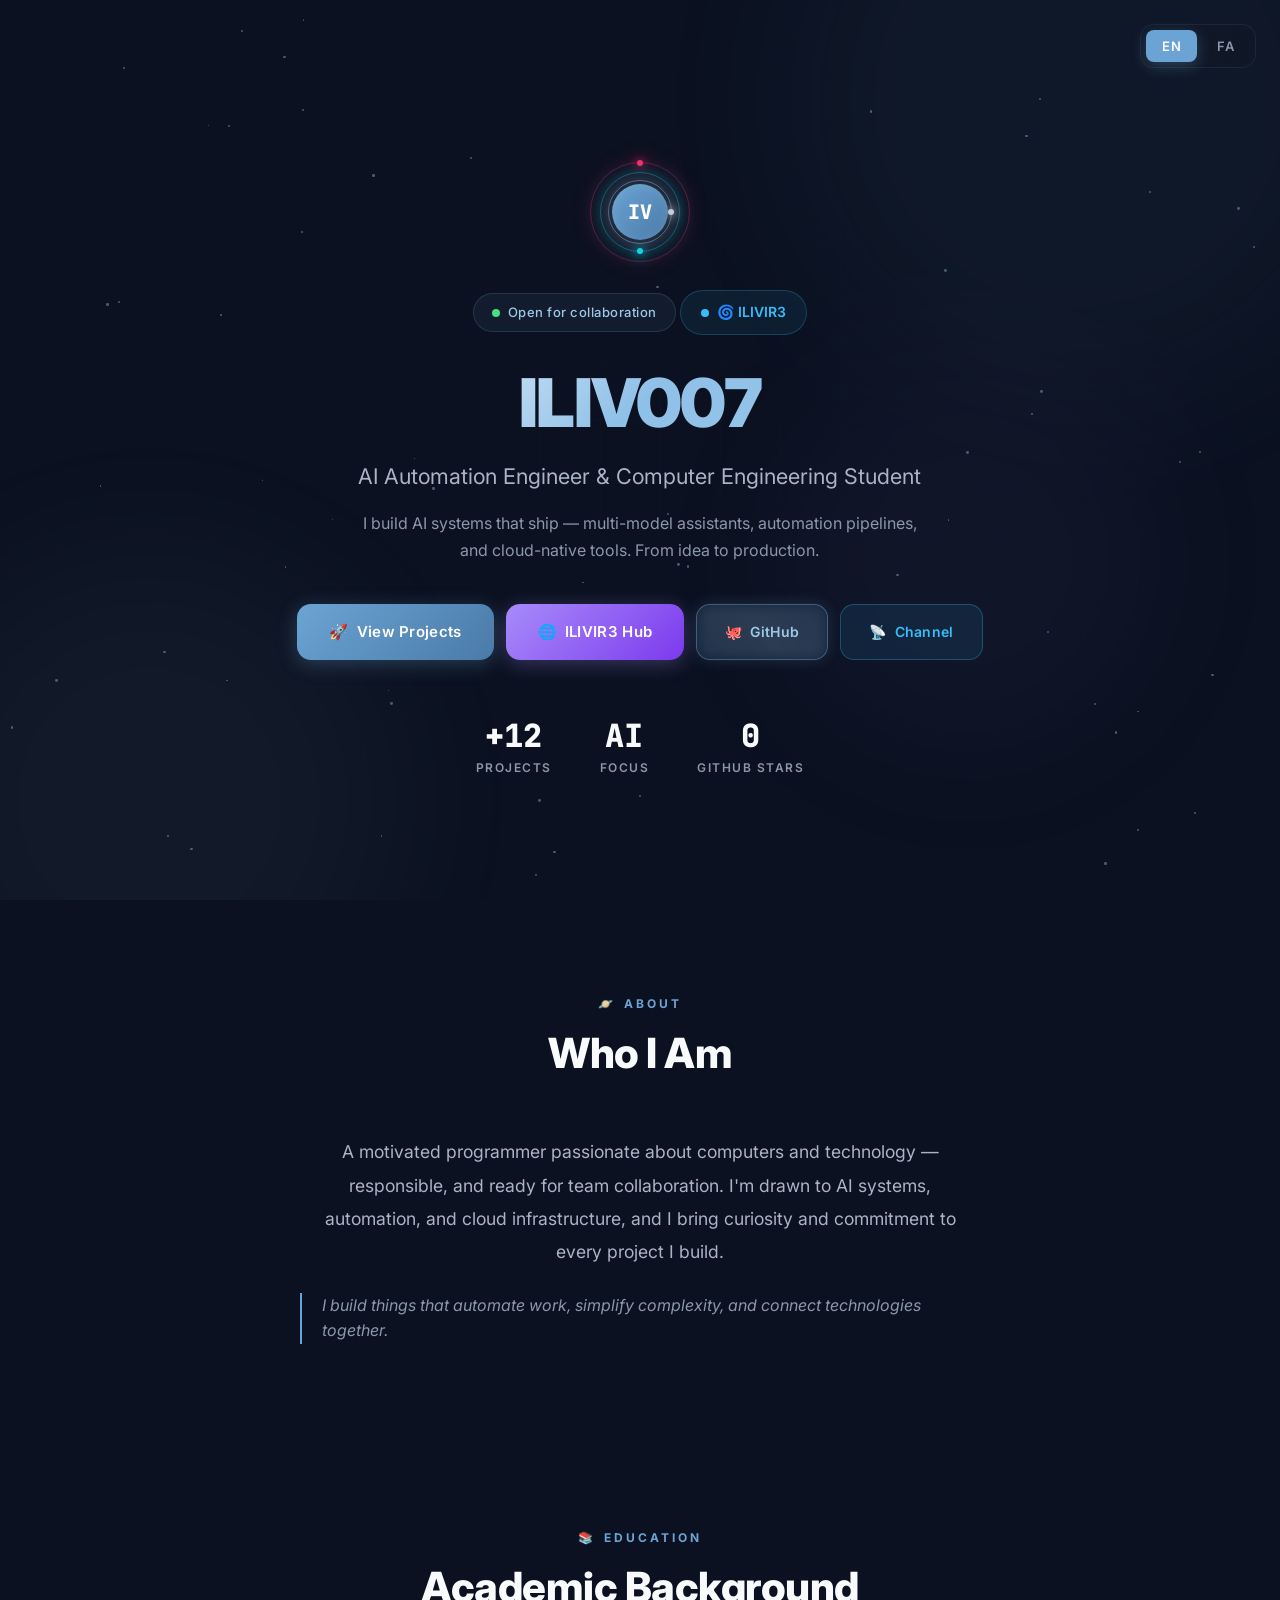
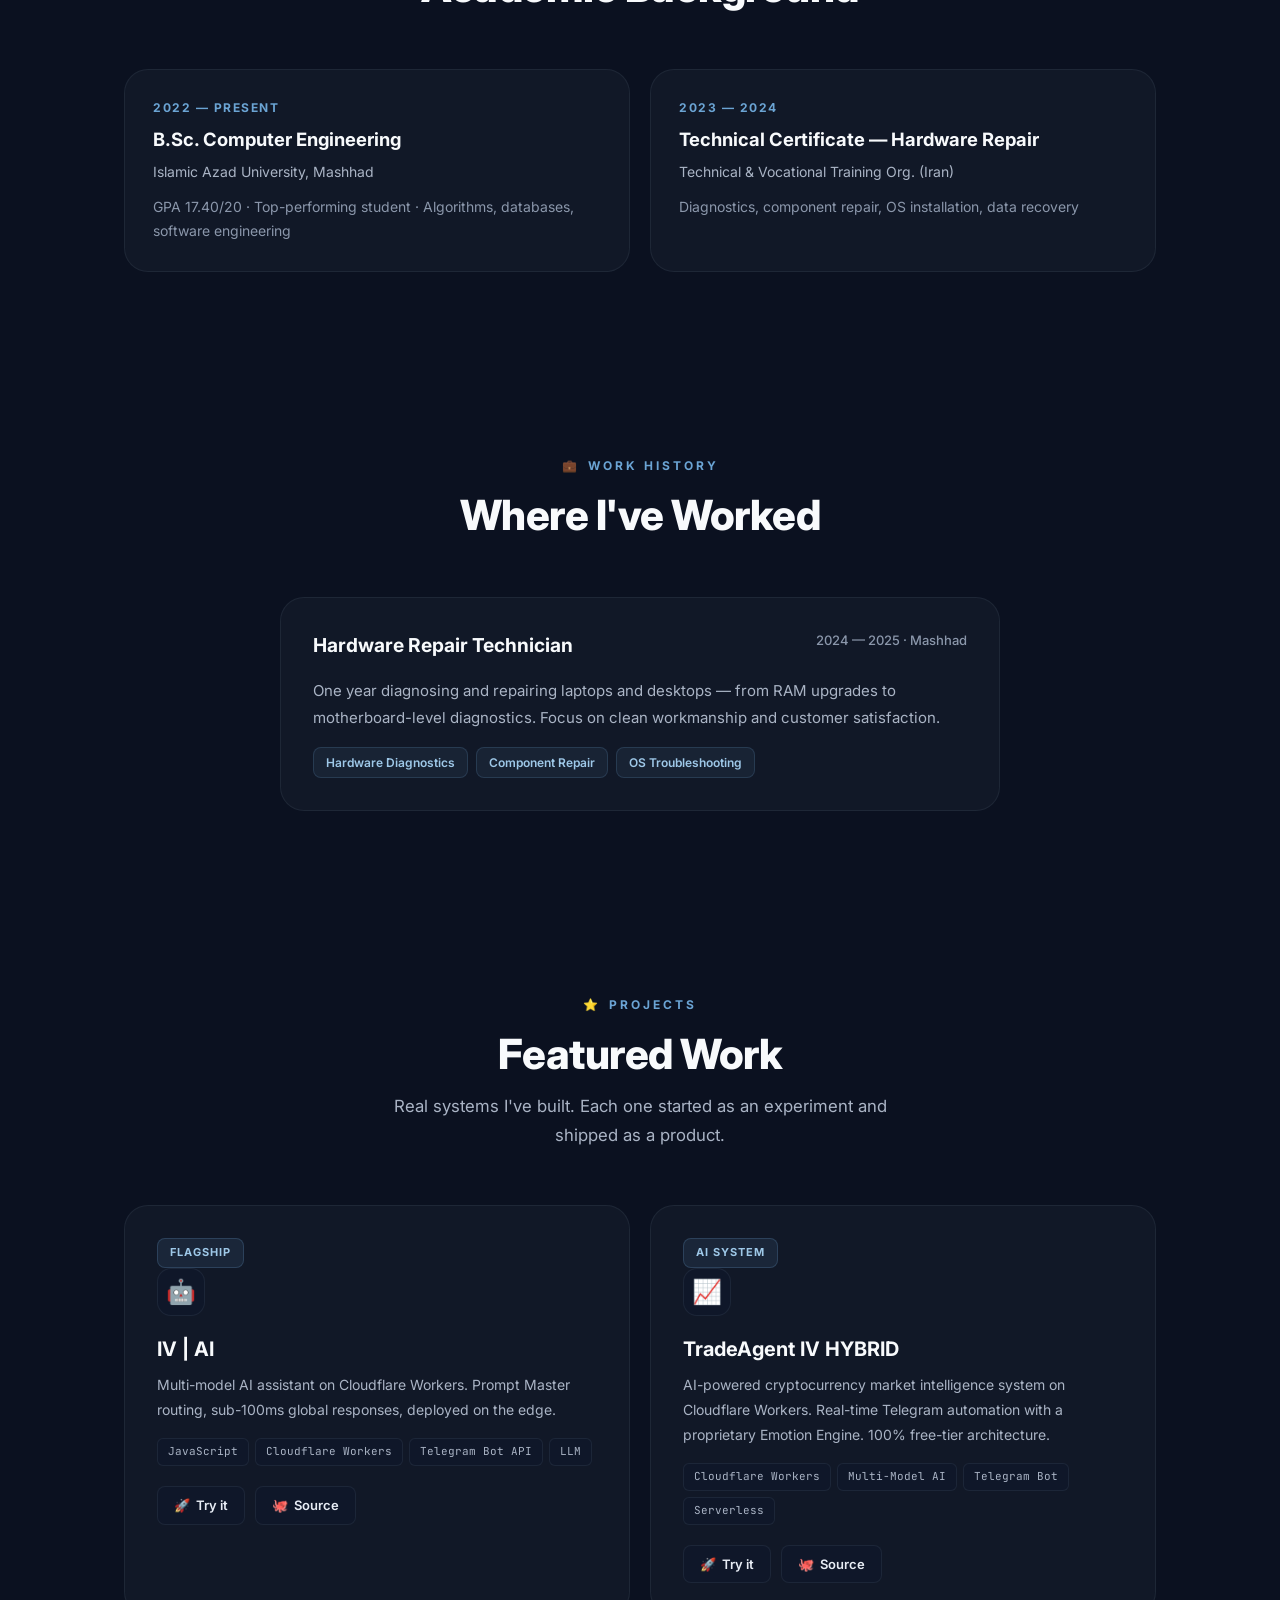
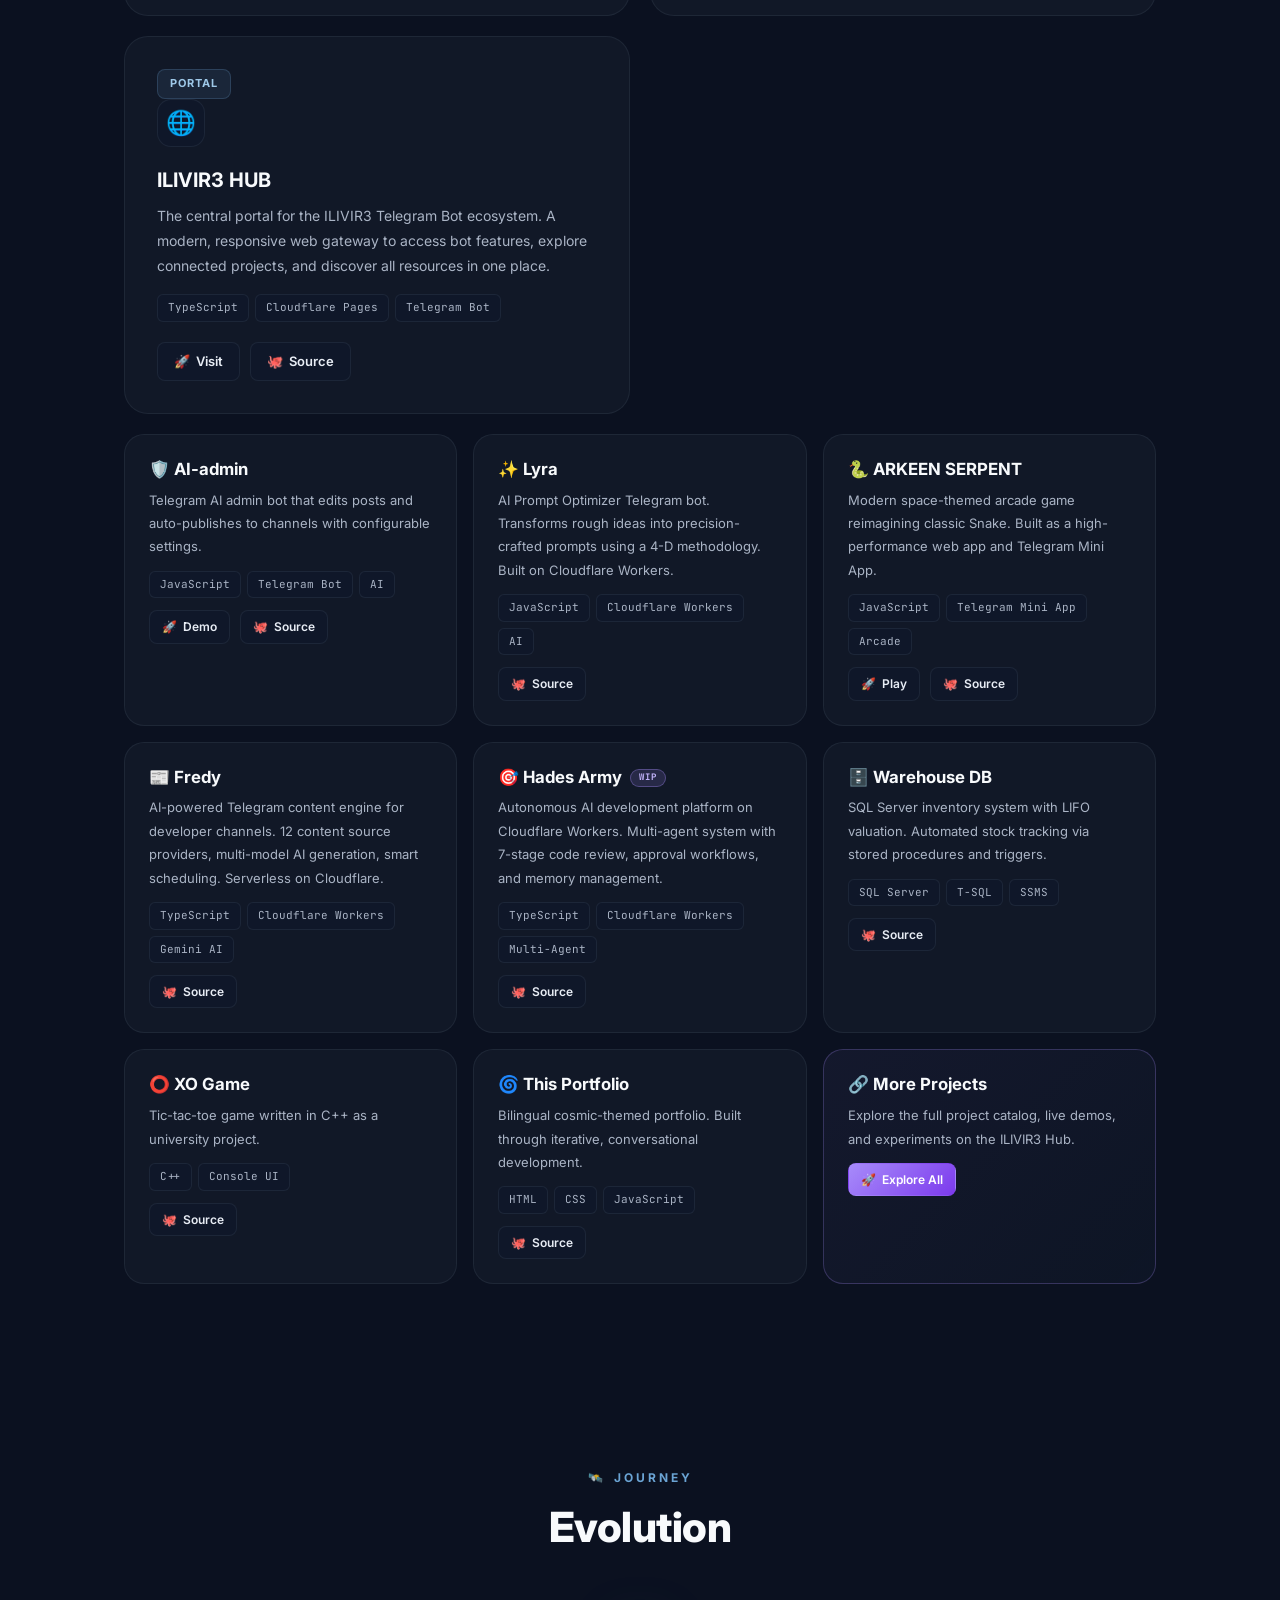
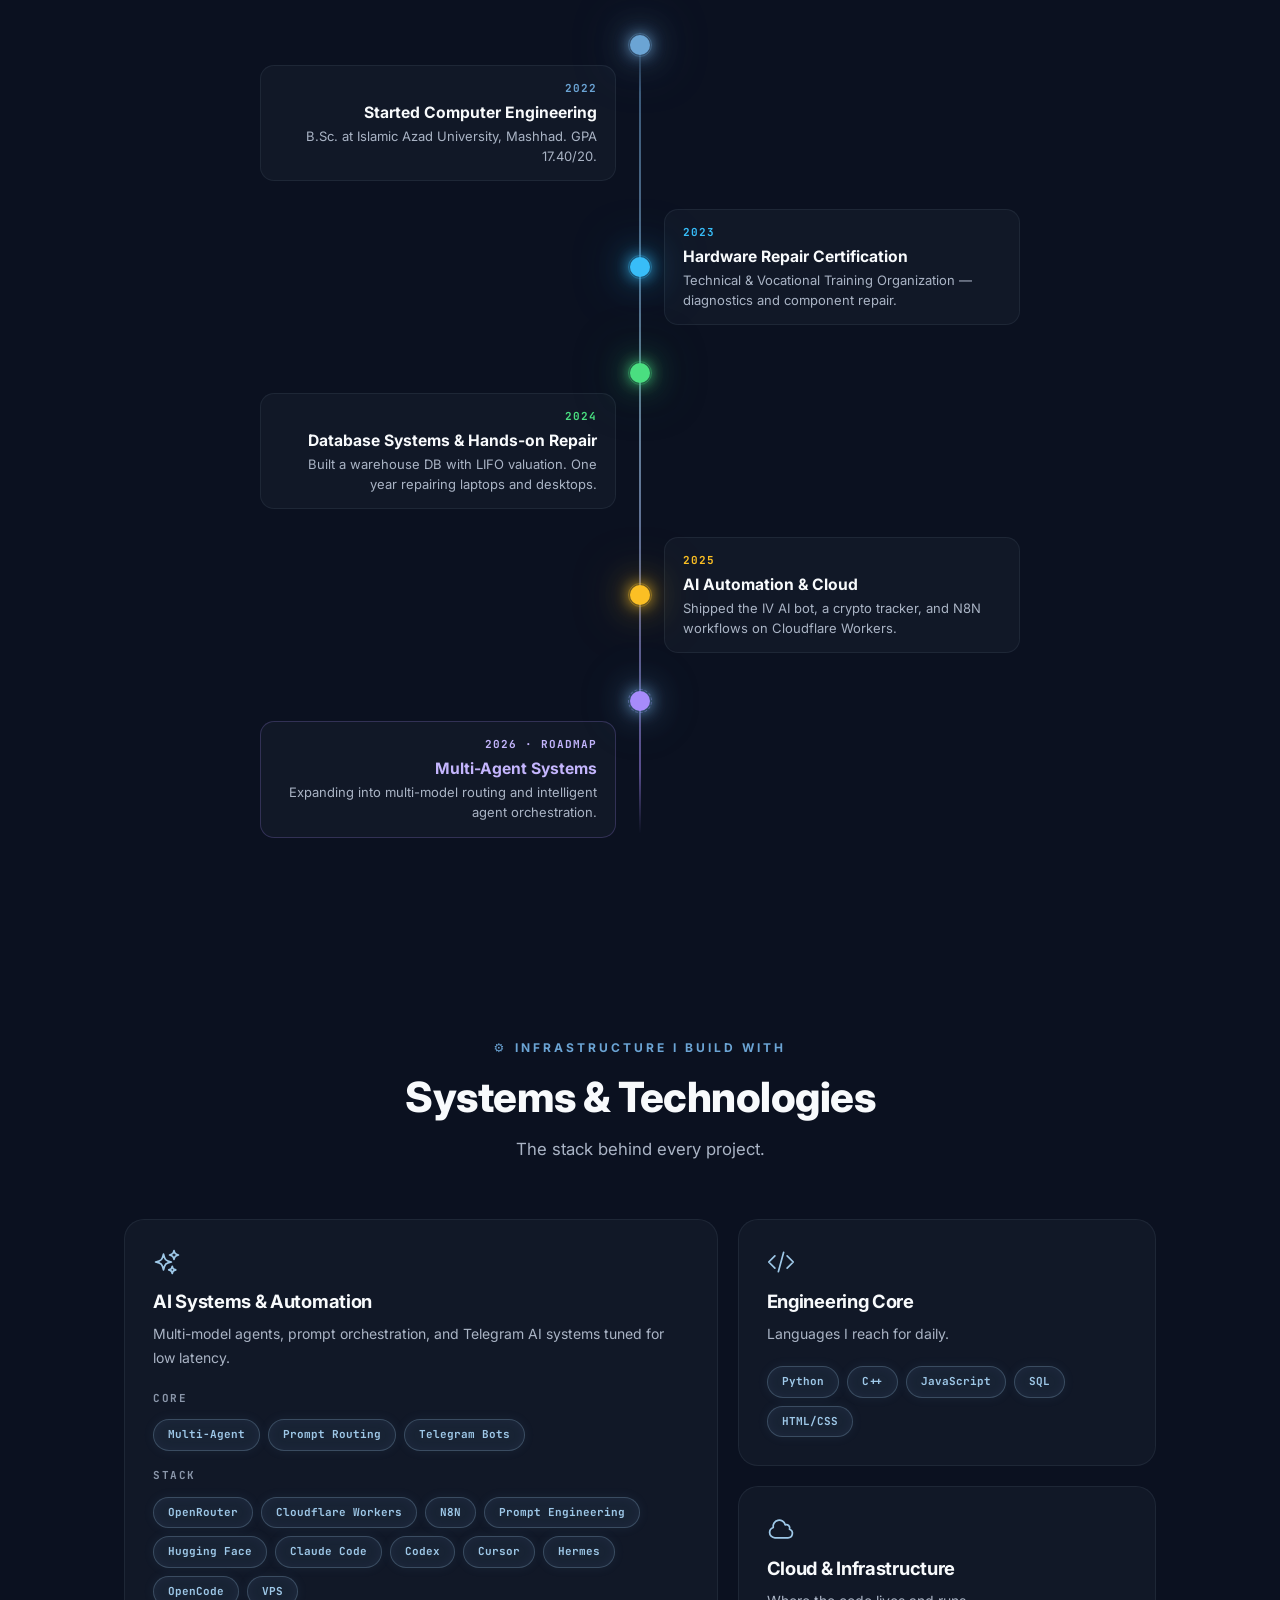
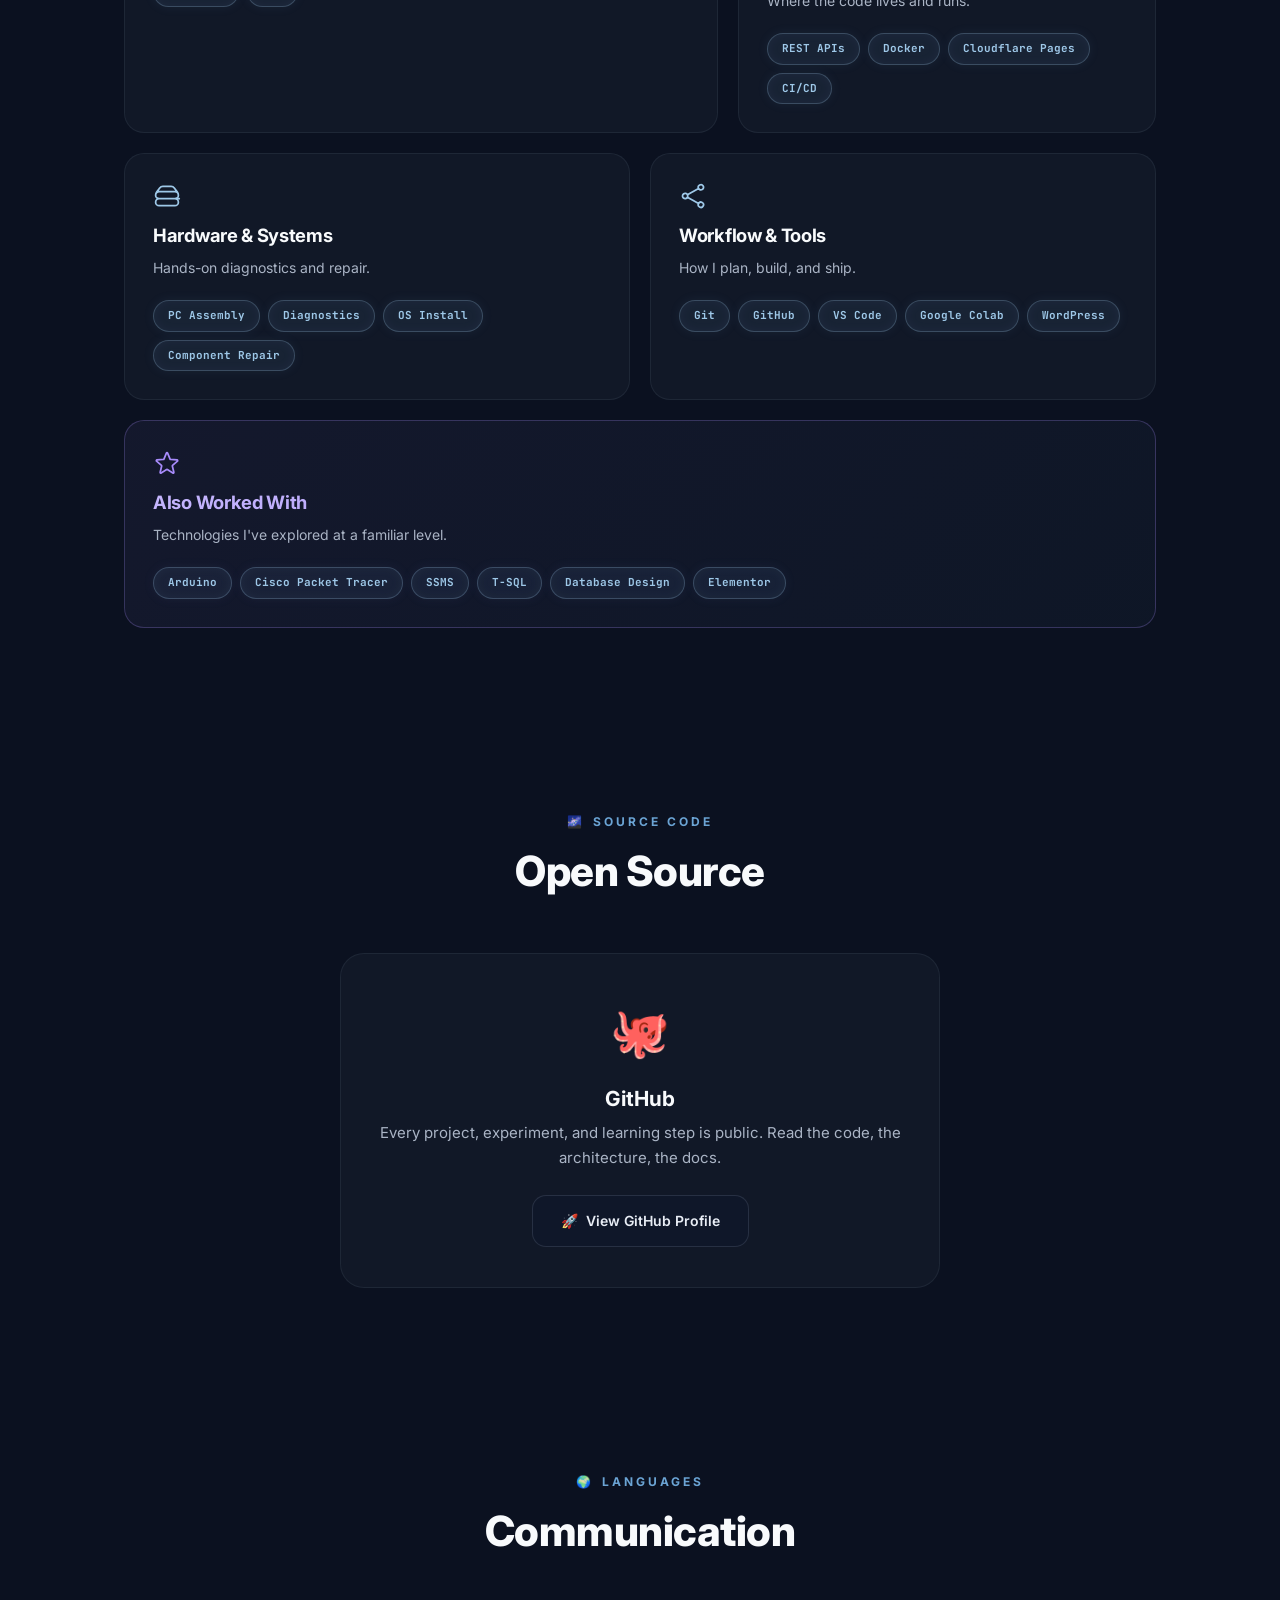
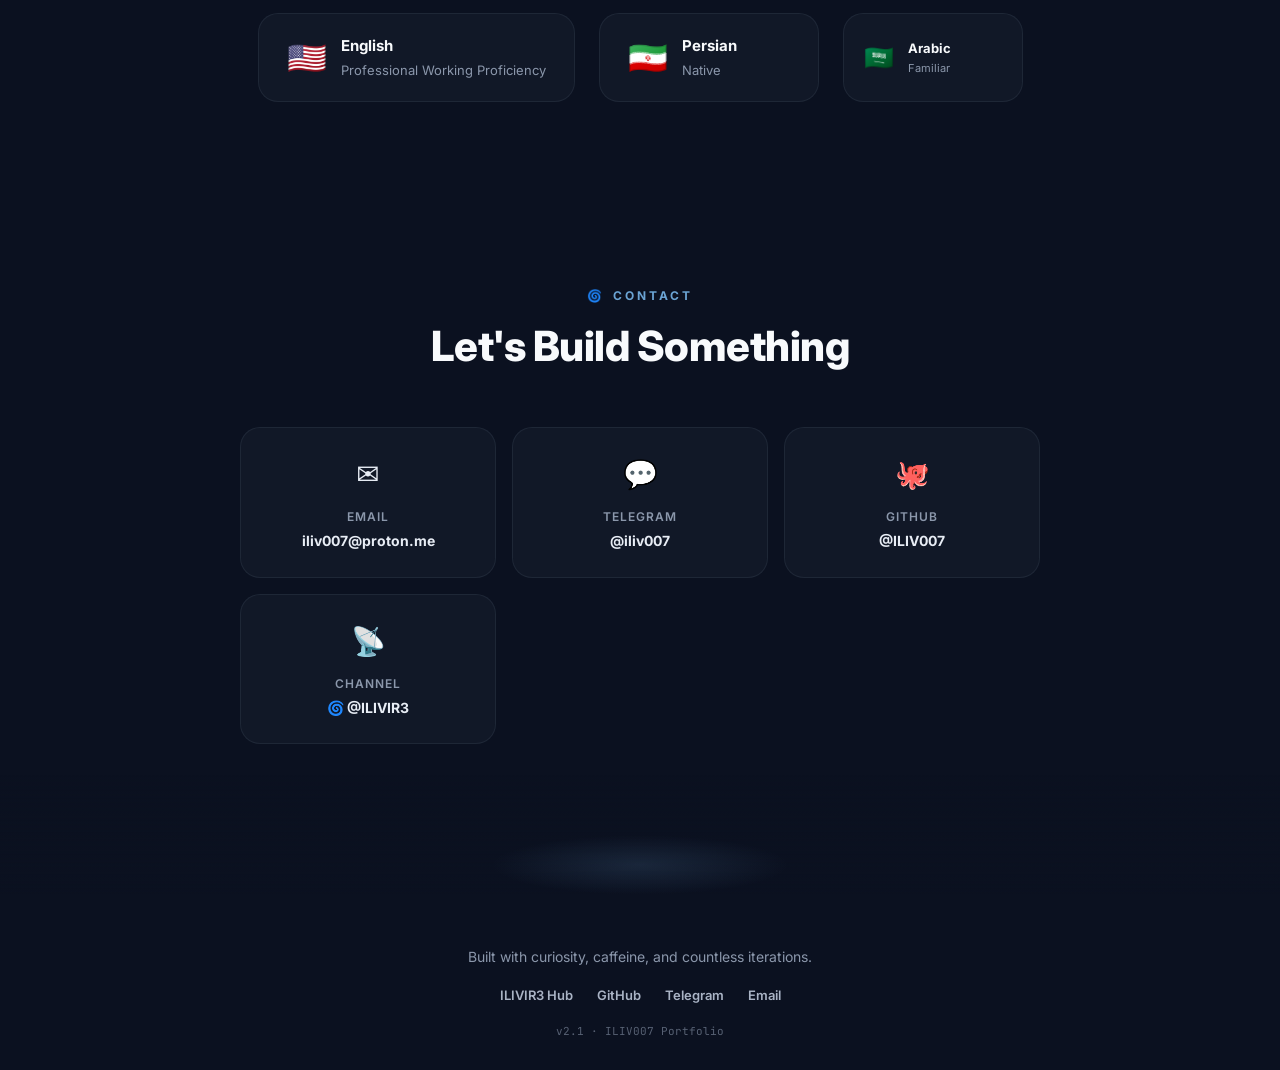
<file: index.html>
<!DOCTYPE html>
<html lang="en" dir="ltr">
<head>
    <meta charset="UTF-8">
    <meta name="viewport" content="width=device-width, initial-scale=1.0">
    <title>ILIV007 | AI Automation Engineer</title>

    <!-- SEO & Meta -->
    <meta name="description" content="AI Automation Engineer building intelligent systems, Telegram AI bots, automation workflows, and software products that ship.">
    <meta name="keywords" content="AI Automation Engineer, Python Developer, Telegram Bot Developer, Cloudflare Workers, SQL Server, Portfolio, ILIV007">
    <meta name="author" content="ILIV007">
    <meta name="theme-color" content="#0B1120">
    <meta name="robots" content="index, follow">
    <link rel="canonical" href="https://iliv007-cv.pages.dev/">

    <!-- Open Graph -->
    <meta property="og:title" content="ILIV007 | AI Automation Engineer">
    <meta property="og:description" content="AI systems, automation pipelines, and cloud-native tools — from idea to production.">
    <meta property="og:type" content="website">
    <meta property="og:url" content="https://iliv007-cv.pages.dev/">
    <meta property="og:image" content="https://iliv007-cv.pages.dev/assets/og-cover.svg">
    <meta property="og:image:width" content="1200">
    <meta property="og:image:height" content="630">
    <meta property="og:locale" content="en_US">
    <meta property="og:locale:alternate" content="fa_IR">

    <!-- Twitter -->
    <meta name="twitter:card" content="summary_large_image">
    <meta name="twitter:title" content="ILIV007 | AI Automation Engineer">
    <meta name="twitter:description" content="AI systems, automation pipelines, and cloud-native tools — from idea to production.">
    <meta name="twitter:image" content="https://iliv007-cv.pages.dev/assets/og-cover.svg">

    <!-- Favicon (emoji) -->
    <link rel="icon" href="data:image/svg+xml,<svg xmlns='http://www.w3.org/2000/svg' viewBox='0 0 100 100'><text y='.9em' font-size='90'>🌀</text></svg>">
    <link rel="apple-touch-icon" href="data:image/svg+xml,<svg xmlns='http://www.w3.org/2000/svg' viewBox='0 0 100 100'><text y='.9em' font-size='90'>🌀</text></svg>">

    <!-- PWA Manifest -->
    <link rel="manifest" href="assets/manifest.json?v=21">

    <!-- Fonts (preconnect to both font hosts) -->
    <link rel="preconnect" href="https://fonts.googleapis.com">
    <link rel="preconnect" href="https://fonts.gstatic.com" crossorigin>
    <link href="https://fonts.googleapis.com/css2?family=Inter:wght@300;400;500;600;700;800;900&family=JetBrains+Mono:wght@400;500;600;700&family=Vazirmatn:wght@300;400;500;600;700;800&display=swap" rel="stylesheet">

    <!-- Styles -->
    <link rel="stylesheet" href="css/variables.css?v=21">
    <link rel="stylesheet" href="css/base.css?v=21">
    <link rel="stylesheet" href="css/components.css?v=21">
    <link rel="stylesheet" href="css/sections.css?v=21">
    <link rel="stylesheet" href="css/animations.css?v=21">
    <link rel="stylesheet" href="css/responsive.css?v=21">

    <!-- Structured Data -->
    <script type="application/ld+json">
    {
      "@context": "https://schema.org",
      "@type": "Person",
      "name": "ILIV007",
      "alternateName": "Iliya",
      "jobTitle": "AI Automation Engineer",
      "description": "AI Automation Engineer & Computer Engineering Student building intelligent systems, automation pipelines, and cloud-native tools.",
      "url": "https://iliv007-cv.pages.dev",
      "email": "mailto:iliv007@proton.me",
      "sameAs": [
        "https://github.com/ILIV007",
        "https://t.me/iliv007",
        "https://t.me/ILIVIR3"
      ],
      "knowsAbout": [
        "Artificial Intelligence",
        "Automation",
        "Cloudflare Workers",
        "Telegram Bot Development",
        "SQL Server",
        "Python",
        "JavaScript",
        "C++"
      ]
    }
    </script>
</head>
<body class="en-mode">
    <!-- Skip link -->
    <a href="#main" class="skip-link">Skip to content</a>

    <!-- Scroll progress -->
    <div class="scroll-progress" aria-hidden="true"></div>

    <!-- Cosmic Background -->
    <div class="cosmic-bg" id="cosmicBg" aria-hidden="true">
        <div class="nebula nebula-1"></div>
        <div class="nebula nebula-2"></div>
        <div class="nebula nebula-3"></div>
    </div>
    <div class="grid-overlay" aria-hidden="true"></div>

    <!-- Language Switcher -->
    <nav class="lang-switch" aria-label="Language selection">
        <button type="button" class="lang-btn active" data-lang="en" aria-pressed="true">EN</button>
        <button type="button" class="lang-btn" data-lang="fa" aria-pressed="false">FA</button>
    </nav>

    <main id="main">
    <!-- ===== HERO ===== -->
    <header class="hero">
        <div class="container">
            <div class="hero-content">
                <div class="hero-avatar" aria-hidden="true">
                    <div class="orbit-ring"></div>
                    <div class="orbit-ring"></div>
                    <div class="orbit-ring"></div>
                    <div class="avatar-core">IV</div>
                </div>
                <div class="hero-status">
                    <span class="pulse-dot" aria-hidden="true"></span>
                    <span data-en="Open for collaboration" data-fa="آماده همکاری">Open for collaboration</span>
                </div>
                <a href="https://t.me/ILIVIR3" target="_blank" rel="noopener noreferrer" class="hero-channel">
                    <span class="pulse-dot" aria-hidden="true"></span>
                    <span>🌀 ILIVIR3</span>
                </a>
                <h1>ILIV007</h1>
                <p class="hero-tagline" data-en="AI Automation Engineer &amp; Computer Engineering Student" data-fa="مهندس خودکارسازی هوش مصنوعی و دانشجوی مهندسی کامپیوتر">AI Automation Engineer &amp; Computer Engineering Student</p>
                <p class="hero-desc" data-en="I build AI systems that ship — multi-model assistants, automation pipelines, and cloud-native tools. From idea to production." data-fa="سیستم‌های هوش مصنوعی می‌سازم که واقعاً اجرا می‌شن — دستیارهای چندمدلی، خطوط لوله خودکارسازی و ابزارهای ابری. از ایده تا تولید.">I build AI systems that ship — multi-model assistants, automation pipelines, and cloud-native tools. From idea to production.</p>
                <div class="hero-cta">
                    <a href="#projects" class="btn btn-primary">
                        <span aria-hidden="true">🚀</span>
                        <span data-en="View Projects" data-fa="مشاهده پروژه‌ها">View Projects</span>
                    </a>
                    <a href="https://ilivir3.pages.dev/" target="_blank" rel="noopener noreferrer" class="btn btn-hub">
                        <span aria-hidden="true">🌐</span>
                        <span data-en="ILIVIR3 Hub" data-fa="مرکز ILIVIR3">ILIVIR3 Hub</span>
                    </a>
                    <a href="https://github.com/ILIV007" target="_blank" rel="noopener noreferrer" class="btn btn-github-neon">
                        <span aria-hidden="true">🐙</span>
                        <span>GitHub</span>
                    </a>
                    <a href="https://t.me/ILIVIR3" target="_blank" rel="noopener noreferrer" class="btn btn-channel">
                        <span aria-hidden="true">📡</span>
                        <span data-en="Channel" data-fa="کانال">Channel</span>
                    </a>
                </div>
                <div class="quick-stats">
                    <div class="stat-item">
                        <div class="stat-number">+12</div>
                        <div class="stat-label" data-en="Projects" data-fa="پروژه">Projects</div>
                    </div>
                    <div class="stat-item">
                        <div class="stat-number">AI</div>
                        <div class="stat-label" data-en="Focus" data-fa="تمرکز">Focus</div>
                    </div>
                    <div class="stat-item">
                        <div class="stat-number" id="gh-stars">0</div>
                        <div class="stat-label" data-en="GitHub Stars" data-fa="ستاره گیت‌هاب">GitHub Stars</div>
                    </div>
                </div>
            </div>
        </div>
    </header>

    <!-- ===== ABOUT ===== -->
    <section class="section" id="about" aria-labelledby="about-title">
        <div class="container">
            <div class="section-header reveal">
                <div class="section-label"><span aria-hidden="true">🪐</span><span data-en="About" data-fa="درباره من">About</span></div>
                <h2 id="about-title" data-en="Who I Am" data-fa="چه کسی هستم">Who I Am</h2>
            </div>
            <div class="about-content reveal">
                <p class="about-text" data-en="A motivated programmer passionate about computers and technology — responsible, and ready for team collaboration. I'm drawn to AI systems, automation, and cloud infrastructure, and I bring curiosity and commitment to every project I build." data-fa="یک برنامه‌نویس با انگیزه و علاقه‌مند به کامپیوتر و تکنولوژی، مسئولیت‌پذیر و آماده همکاری گروهی. به سیستم‌های هوش مصنوعی، خودکارسازی و زیرساخت ابری علاقه‌دارم و هر پروژه رو با کنجکاوی و تعهد پیش می‌برم.">A motivated programmer passionate about computers and technology — responsible, and ready for team collaboration. I'm drawn to AI systems, automation, and cloud infrastructure, and I bring curiosity and commitment to every project I build.</p>
                <div class="about-quote" data-en="I build things that automate work, simplify complexity, and connect technologies together." data-fa="چیزهایی می‌سازم که کار رو خودکار می‌کنن، پیچیدگی رو کم می‌کنن و فناوری‌ها رو به هم وصل می‌کنن.">I build things that automate work, simplify complexity, and connect technologies together.</div>
            </div>
        </div>
    </section>

    <!-- ===== EDUCATION ===== -->
    <section class="section" id="education" aria-labelledby="edu-title">
        <div class="container">
            <div class="section-header reveal">
                <div class="section-label"><span aria-hidden="true">📚</span><span data-en="Education" data-fa="تحصیلات">Education</span></div>
                <h2 id="edu-title" data-en="Academic Background" data-fa="پیشینه تحصیلی">Academic Background</h2>
            </div>
            <div class="edu-grid reveal">
                <article class="edu-card">
                    <div class="edu-date">2022 — Present</div>
                    <div class="edu-title" data-en="B.Sc. Computer Engineering" data-fa="کارشناسی مهندسی کامپیوتر">B.Sc. Computer Engineering</div>
                    <div class="edu-school" data-en="Islamic Azad University, Mashhad" data-fa="دانشگاه آزاد اسلامی، مشهد">Islamic Azad University, Mashhad</div>
                    <div class="edu-detail" data-en="GPA 17.40/20 · Top-performing student · Algorithms, databases, software engineering" data-fa="معدل ۱۷.۴۰ از ۲۰ · دانشجوی برتر · الگوریتم، پایگاه داده، مهندسی نرم‌افزار">GPA 17.40/20 · Top-performing student · Algorithms, databases, software engineering</div>
                </article>
                <article class="edu-card">
                    <div class="edu-date">2023 — 2024</div>
                    <div class="edu-title" data-en="Technical Certificate — Hardware Repair" data-fa="گواهینامه فنی — تعمیر سخت‌افزار">Technical Certificate — Hardware Repair</div>
                    <div class="edu-school" data-en="Technical &amp; Vocational Training Org. (Iran)" data-fa="سازمان آموزش فنی و حرفه‌ای (ایران)">Technical &amp; Vocational Training Org. (Iran)</div>
                    <div class="edu-detail" data-en="Diagnostics, component repair, OS installation, data recovery" data-fa="عیب‌یابی، تعمیر قطعات، نصب سیستم‌عامل، بازیابی داده">Diagnostics, component repair, OS installation, data recovery</div>
                </article>
            </div>
        </div>
    </section>

    <!-- ===== WORK HISTORY ===== -->
    <section class="section" id="work-history" aria-labelledby="work-title">
        <div class="container">
            <div class="section-header reveal">
                <div class="section-label"><span aria-hidden="true">💼</span><span data-en="Work History" data-fa="سوابق شغلی">Work History</span></div>
                <h2 id="work-title" data-en="Where I've Worked" data-fa="سوابق کاری">Where I've Worked</h2>
            </div>
            <article class="work-card reveal">
                <div class="work-header">
                    <div class="work-title" data-en="Hardware Repair Technician" data-fa="تکنسین تعمیرات سخت‌افزار">Hardware Repair Technician</div>
                    <div class="work-meta" data-en="2024 — 2025 · Mashhad" data-fa="۱۴۰۳ — ۱۴۰۴ · مشهد">2024 — 2025 · Mashhad</div>
                </div>
                <p class="work-desc" data-en="One year diagnosing and repairing laptops and desktops — from RAM upgrades to motherboard-level diagnostics. Focus on clean workmanship and customer satisfaction." data-fa="یک سال عیب‌یابی و تعمیر لپ‌تاپ و کامپیوتر — از ارتقای RAM تا عیب‌یابی سطح مادربرد. با تمرکز روی کیفیت کار و رضایت مشتری.">One year diagnosing and repairing laptops and desktops — from RAM upgrades to motherboard-level diagnostics. Focus on clean workmanship and customer satisfaction.</p>
                <div class="work-tags">
                    <span class="work-tag" data-en="Hardware Diagnostics" data-fa="عیب‌یابی سخت‌افزار">Hardware Diagnostics</span>
                    <span class="work-tag" data-en="Component Repair" data-fa="تعمیر قطعات">Component Repair</span>
                    <span class="work-tag" data-en="OS Troubleshooting" data-fa="رفع مشکلات سیستم‌عامل">OS Troubleshooting</span>
                </div>
            </article>
        </div>
    </section>

    <!-- ===== PROJECTS ===== -->
    <section class="section" id="projects" aria-labelledby="projects-title">
        <div class="container">
            <div class="section-header reveal">
                <div class="section-label"><span aria-hidden="true">⭐</span><span data-en="Projects" data-fa="پروژه‌ها">Projects</span></div>
                <h2 id="projects-title" data-en="Featured Work" data-fa="کارهای برجسته">Featured Work</h2>
                <p class="section-desc" data-en="Real systems I've built. Each one started as an experiment and shipped as a product." data-fa="سیستم‌های واقعی که ساختم. هر کدوم با یه آزمایش شروع شد و به محصول نهایی رسید.">Real systems I've built. Each one started as an experiment and shipped as a product.</p>
            </div>
            <div class="project-featured reveal">
                <!-- IV AI -->
                <article class="project-card">
                    <div class="badge" data-en="Flagship" data-fa="پرچم‌دار">Flagship</div>
                    <div class="project-icon" aria-hidden="true">🤖</div>
                    <h3 class="project-title">IV | AI</h3>
                    <p class="project-desc" data-en="Multi-model AI assistant on Cloudflare Workers. Prompt Master routing, sub-100ms global responses, deployed on the edge." data-fa="دستیار هوش مصنوعی چندمدلی روی Cloudflare Workers. سیستم Prompt Master برای مسیریابی، پاسخ زیر ۱۰۰ میلی‌ثانیه در سراسر دنیا، اجرا روی لبه.">Multi-model AI assistant on Cloudflare Workers. Prompt Master routing, sub-100ms global responses, deployed on the edge.</p>
                    <div class="project-stack">
                        <span class="tag-mono">JavaScript</span>
                        <span class="tag-mono">Cloudflare Workers</span>
                        <span class="tag-mono">Telegram Bot API</span>
                        <span class="tag-mono">LLM</span>
                    </div>
                    <div class="project-links">
                        <a href="https://t.me/IVAI_Llm_bot" target="_blank" rel="noopener noreferrer" class="project-link"><span aria-hidden="true">🚀</span> <span data-en="Try it" data-fa="امتحان کن">Try it</span></a>
                        <a href="https://github.com/ILIV007" target="_blank" rel="noopener noreferrer" class="project-link"><span aria-hidden="true">🐙</span> <span data-en="Source" data-fa="سورس کد">Source</span></a>
                    </div>
                </article>
                <!-- TradeAgent IV HYBRID -->
                <article class="project-card">
                    <div class="badge" data-en="AI System" data-fa="سیستم هوش مصنوعی">AI System</div>
                    <div class="project-icon" aria-hidden="true">📈</div>
                    <h3 class="project-title">TradeAgent IV HYBRID</h3>
                    <p class="project-desc" data-en="AI-powered cryptocurrency market intelligence system on Cloudflare Workers. Real-time Telegram automation with a proprietary Emotion Engine. 100% free-tier architecture." data-fa="سیستم هوشمند تحلیل بازار ارز دیجیتال روی Cloudflare Workers. اتوماسیون بلادرنگ تلگرام با موتور احساسات اختصاصی. معماری کاملاً رایگان.">AI-powered cryptocurrency market intelligence system on Cloudflare Workers. Real-time Telegram automation with a proprietary Emotion engine. 100% free-tier architecture.</p>
                    <div class="project-stack">
                        <span class="tag-mono">Cloudflare Workers</span>
                        <span class="tag-mono">Multi-Model AI</span>
                        <span class="tag-mono">Telegram Bot</span>
                        <span class="tag-mono">Serverless</span>
                    </div>
                    <div class="project-links">
                        <a href="https://t.me/TradeAgentIV" target="_blank" rel="noopener noreferrer" class="project-link"><span aria-hidden="true">🚀</span> <span data-en="Try it" data-fa="امتحان کن">Try it</span></a>
                        <a href="https://github.com/ILIV007/TradeAgentIV" target="_blank" rel="noopener noreferrer" class="project-link"><span aria-hidden="true">🐙</span> <span data-en="Source" data-fa="سورس کد">Source</span></a>
                    </div>
                </article>
                <!-- ILIVIR3 HUB -->
                <article class="project-card">
                    <div class="badge" data-en="Portal" data-fa="پورتال">Portal</div>
                    <div class="project-icon" aria-hidden="true">🌐</div>
                    <h3 class="project-title">ILIVIR3 HUB</h3>
                    <p class="project-desc" data-en="The central portal for the ILIVIR3 Telegram Bot ecosystem. A modern, responsive web gateway to access bot features, explore connected projects, and discover all resources in one place." data-fa="پورتال مرکزی اکوسیستم ربات تلگرام ILIVIR3. یک دروازه وب مدرن و واکنش‌گرا برای دسترسی به امکانات ربات، کاوش پروژه‌های مرتبط و کشف همه منابع در یک جا.">The central portal for the ILIVIR3 Telegram Bot ecosystem. A modern, responsive web gateway to access bot features, explore connected projects, and discover all resources in one place.</p>
                    <div class="project-stack">
                        <span class="tag-mono">TypeScript</span>
                        <span class="tag-mono">Cloudflare Pages</span>
                        <span class="tag-mono">Telegram Bot</span>
                    </div>
                    <div class="project-links">
                        <a href="https://ilivir3.pages.dev/" target="_blank" rel="noopener noreferrer" class="project-link"><span aria-hidden="true">🚀</span> <span data-en="Visit" data-fa="بازدید">Visit</span></a>
                        <a href="https://github.com/ILIV007/ILIVIR3-hub" target="_blank" rel="noopener noreferrer" class="project-link"><span aria-hidden="true">🐙</span> <span data-en="Source" data-fa="سورس کد">Source</span></a>
                    </div>
                </article>
            </div>
            <div class="projects-compact reveal">
                <!-- AI-admin -->
                <article class="project-compact">
                    <h3 class="project-title"><span aria-hidden="true">🛡️</span> <span data-en="AI-admin" data-fa="AI-admin">AI-admin</span></h3>
                    <p class="project-desc" data-en="Telegram AI admin bot that edits posts and auto-publishes to channels with configurable settings." data-fa="ربات ادمین هوش مصنوعی تلگرام که پست‌ها رو تدوین می‌کنه و با تنظیمات قابل‌پیکربندی به‌صورت خودکار در کانال منتشر می‌کنه.">Telegram AI admin bot that edits posts and auto-publishes to channels with configurable settings.</p>
                    <div class="project-stack"><span class="tag-mono">JavaScript</span><span class="tag-mono">Telegram Bot</span><span class="tag-mono">AI</span></div>
                    <div class="project-links">
                        <a href="https://t.me/ILIVIR3" target="_blank" rel="noopener noreferrer" class="project-link"><span aria-hidden="true">🚀</span> <span data-en="Demo" data-fa="دمو">Demo</span></a>
                        <a href="https://github.com/ILIV007/AI-admin" target="_blank" rel="noopener noreferrer" class="project-link"><span aria-hidden="true">🐙</span> <span data-en="Source" data-fa="سورس کد">Source</span></a>
                    </div>
                </article>
                <!-- Lyra -->
                <article class="project-compact">
                    <h3 class="project-title"><span aria-hidden="true">✨</span> <span data-en="Lyra" data-fa="Lyra">Lyra</span></h3>
                    <p class="project-desc" data-en="AI Prompt Optimizer Telegram bot. Transforms rough ideas into precision-crafted prompts using a 4-D methodology. Built on Cloudflare Workers." data-fa="ربات تلگرام بهینه‌ساز پرامپت هوش مصنوعی. ایده‌های خام رو با روش‌شناسی ۴-D به پرامپت‌های دقیق تبدیل می‌کنه. روی Cloudflare Workers.">AI Prompt Optimizer Telegram bot. Transforms rough ideas into precision-crafted prompts using a 4-D methodology. Built on Cloudflare Workers.</p>
                    <div class="project-stack"><span class="tag-mono">JavaScript</span><span class="tag-mono">Cloudflare Workers</span><span class="tag-mono">AI</span></div>
                    <div class="project-links">
                        <a href="https://github.com/ILIV007/Lyra" target="_blank" rel="noopener noreferrer" class="project-link"><span aria-hidden="true">🐙</span> <span data-en="Source" data-fa="سورس کد">Source</span></a>
                    </div>
                </article>
                <!-- ARKEEN SERPENT -->
                <article class="project-compact">
                    <h3 class="project-title"><span aria-hidden="true">🐍</span> <span data-en="ARKEEN SERPENT" data-fa="ARKEEN SERPENT">ARKEEN SERPENT</span></h3>
                    <p class="project-desc" data-en="Modern space-themed arcade game reimagining classic Snake. Built as a high-performance web app and Telegram Mini App." data-fa="بازی آرکید فضایی مدرن با بازسازی بازی کلاسیک مار. به‌عنوان وب‌اپلیکیشن پرسرعت و مینی‌اپ تلگرام ساخته شده.">Modern space-themed arcade game reimagining classic Snake. Built as a high-performance web app and Telegram Mini App.</p>
                    <div class="project-stack"><span class="tag-mono">JavaScript</span><span class="tag-mono">Telegram Mini App</span><span class="tag-mono">Arcade</span></div>
                    <div class="project-links">
                        <a href="https://arkeen-serpent.pages.dev/" target="_blank" rel="noopener noreferrer" class="project-link"><span aria-hidden="true">🚀</span> <span data-en="Play" data-fa="بازی">Play</span></a>
                        <a href="https://github.com/ILIV007/arkeen-serpent" target="_blank" rel="noopener noreferrer" class="project-link"><span aria-hidden="true">🐙</span> <span data-en="Source" data-fa="سورس کد">Source</span></a>
                    </div>
                </article>
                <!-- Fredy -->
                <article class="project-compact">
                    <h3 class="project-title"><span aria-hidden="true">📰</span> <span data-en="Fredy" data-fa="Fredy">Fredy</span></h3>
                    <p class="project-desc" data-en="AI-powered Telegram content engine for developer channels. 12 content source providers, multi-model AI generation, smart scheduling. Serverless on Cloudflare." data-fa="موتور محتوای تلگرام با هوش مصنوعی برای کانال‌های توسعه‌دهنده. ۱۲ منبع محتوا، تولید چندمدلی، زمان‌بندی هوشمند. بدون سرور روی Cloudflare.">AI-powered Telegram content engine for developer channels. 12 content source providers, multi-model AI generation, smart scheduling. Serverless on Cloudflare.</p>
                    <div class="project-stack"><span class="tag-mono">TypeScript</span><span class="tag-mono">Cloudflare Workers</span><span class="tag-mono">Gemini AI</span></div>
                    <div class="project-links">
                        <a href="https://github.com/ILIV007/Fredy-admin" target="_blank" rel="noopener noreferrer" class="project-link"><span aria-hidden="true">🐙</span> <span data-en="Source" data-fa="سورس کد">Source</span></a>
                    </div>
                </article>
                <!-- Hades Army -->
                <article class="project-compact">
                    <h3 class="project-title"><span aria-hidden="true">🎯</span> <span data-en="Hades Army" data-fa="Hades Army">Hades Army</span> <span class="badge-in-progress" data-en="WIP" data-fa="در حال ساخت">WIP</span></h3>
                    <p class="project-desc" data-en="Autonomous AI development platform on Cloudflare Workers. Multi-agent system with 7-stage code review, approval workflows, and memory management." data-fa="پلتفرم توسعه هوش مصنوعی خودمختار روی Cloudflare Workers. سیستم چندعاملی با بازبینی کد ۷ مرحله‌ای، گردش‌کار تأیید و مدیریت حافظه.">Autonomous AI development platform on Cloudflare Workers. Multi-agent system with 7-stage code review, approval workflows, and memory management.</p>
                    <div class="project-stack"><span class="tag-mono">TypeScript</span><span class="tag-mono">Cloudflare Workers</span><span class="tag-mono">Multi-Agent</span></div>
                    <div class="project-links">
                        <a href="https://github.com/ILIV007/Hades-Army" target="_blank" rel="noopener noreferrer" class="project-link"><span aria-hidden="true">🐙</span> <span data-en="Source" data-fa="سورس کد">Source</span></a>
                    </div>
                </article>
                <!-- Warehouse DB -->
                <article class="project-compact">
                    <h3 class="project-title"><span aria-hidden="true">🗄️</span> <span data-en="Warehouse DB" data-fa="پایگاه داده انبار">Warehouse DB</span></h3>
                    <p class="project-desc" data-en="SQL Server inventory system with LIFO valuation. Automated stock tracking via stored procedures and triggers." data-fa="سیستم مدیریت موجودی SQL Server با ارزش‌گذاری LIFO. ردیابی خودکار موجودی با رویه‌های ذخیره‌شده و تریگرها.">SQL Server inventory system with LIFO valuation. Automated stock tracking via stored procedures and triggers.</p>
                    <div class="project-stack"><span class="tag-mono">SQL Server</span><span class="tag-mono">T-SQL</span><span class="tag-mono">SSMS</span></div>
                    <div class="project-links">
                        <a href="https://github.com/ILIV007" target="_blank" rel="noopener noreferrer" class="project-link"><span aria-hidden="true">🐙</span> <span data-en="Source" data-fa="سورس کد">Source</span></a>
                    </div>
                </article>
                <!-- XO Game -->
                <article class="project-compact">
                    <h3 class="project-title"><span aria-hidden="true">⭕</span> <span data-en="XO Game" data-fa="بازی دوز">XO Game</span></h3>
                    <p class="project-desc" data-en="Tic-tac-toe game written in C++ as a university project." data-fa="بازی دوز نوشته‌شده با C++ به‌عنوان پروژه دانشگاهی.">Tic-tac-toe game written in C++ as a university project.</p>
                    <div class="project-stack"><span class="tag-mono">C++</span><span class="tag-mono">Console UI</span></div>
                    <div class="project-links">
                        <a href="https://github.com/ILIV007/XO-GitHub" target="_blank" rel="noopener noreferrer" class="project-link"><span aria-hidden="true">🐙</span> <span data-en="Source" data-fa="سورس کد">Source</span></a>
                    </div>
                </article>
                <!-- This Portfolio -->
                <article class="project-compact">
                    <h3 class="project-title"><span aria-hidden="true">🌀</span> <span data-en="This Portfolio" data-fa="این پورتفولیو">This Portfolio</span></h3>
                    <p class="project-desc" data-en="Bilingual cosmic-themed portfolio. Built through iterative, conversational development." data-fa="پورتفولیو دوزبانه با تم کیهانی. با توسعه مکرر و مکالمه‌ای ساخته شده.">Bilingual cosmic-themed portfolio. Built through iterative, conversational development.</p>
                    <div class="project-stack"><span class="tag-mono">HTML</span><span class="tag-mono">CSS</span><span class="tag-mono">JavaScript</span></div>
                    <div class="project-links">
                        <a href="https://github.com/ILIV007" target="_blank" rel="noopener noreferrer" class="project-link"><span aria-hidden="true">🐙</span> <span data-en="Source" data-fa="سورس کد">Source</span></a>
                    </div>
                </article>
                <!-- More Projects -->
                <article class="project-compact project-more-card">
                    <h3 class="project-title"><span aria-hidden="true">🔗</span> <span data-en="More Projects" data-fa="پروژه‌های بیشتر">More Projects</span></h3>
                    <p class="project-desc" data-en="Explore the full project catalog, live demos, and experiments on the ILIVIR3 Hub." data-fa="کاتالوگ کامل پروژه‌ها، دموهای زنده و آزمایش‌ها رو در مرکز ILIVIR3 کاوش کنید.">Explore the full project catalog, live demos, and experiments on the ILIVIR3 Hub.</p>
                    <div class="project-links">
                        <a href="https://ilivir3.pages.dev/projects" target="_blank" rel="noopener noreferrer" class="project-link project-link-more"><span aria-hidden="true">🚀</span> <span data-en="Explore All" data-fa="کاوش همه">Explore All</span></a>
                    </div>
                </article>
            </div>
        </div>
    </section>

    <!-- ===== TIMELINE / JOURNEY (moved below projects) ===== -->
    <section class="section" id="timeline" aria-labelledby="timeline-title">
        <div class="container">
            <div class="section-header reveal">
                <div class="section-label"><span aria-hidden="true">🛰️</span><span data-en="Journey" data-fa="مسیر">Journey</span></div>
                <h2 id="timeline-title" data-en="Evolution" data-fa="تحول">Evolution</h2>
            </div>
            <div class="timeline reveal">
                <div class="timeline-item">
                    <div class="timeline-node">
                        <div class="timeline-ring" aria-hidden="true"></div>
                        <div class="timeline-orb" aria-hidden="true"></div>
                    </div>
                    <div class="timeline-card">
                        <span class="timeline-date">2022</span>
                        <div class="timeline-title" data-en="Started Computer Engineering" data-fa="آغاز مهندسی کامپیوتر">Started Computer Engineering</div>
                        <div class="timeline-desc" data-en="B.Sc. at Islamic Azad University, Mashhad. GPA 17.40/20." data-fa="کارشناسی دانشگاه آزاد اسلامی مشهد. معدل ۱۷.۴۰ از ۲۰.">B.Sc. at Islamic Azad University, Mashhad. GPA 17.40/20.</div>
                    </div>
                </div>
                <div class="timeline-item">
                    <div class="timeline-node">
                        <div class="timeline-ring" aria-hidden="true"></div>
                        <div class="timeline-orb" aria-hidden="true"></div>
                    </div>
                    <div class="timeline-card">
                        <span class="timeline-date">2023</span>
                        <div class="timeline-title" data-en="Hardware Repair Certification" data-fa="گواهینامه تعمیر سخت‌افزار">Hardware Repair Certification</div>
                        <div class="timeline-desc" data-en="Technical &amp; Vocational Training Organization — diagnostics and component repair." data-fa="سازمان آموزش فنی و حرفه‌ای — عیب‌یابی و تعمیر قطعات.">Technical &amp; Vocational Training Organization — diagnostics and component repair.</div>
                    </div>
                </div>
                <div class="timeline-item">
                    <div class="timeline-node">
                        <div class="timeline-ring" aria-hidden="true"></div>
                        <div class="timeline-orb" aria-hidden="true"></div>
                    </div>
                    <div class="timeline-card">
                        <span class="timeline-date">2024</span>
                        <div class="timeline-title" data-en="Database Systems &amp; Hands-on Repair" data-fa="پایگاه داده و کار عملی">Database Systems &amp; Hands-on Repair</div>
                        <div class="timeline-desc" data-en="Built a warehouse DB with LIFO valuation. One year repairing laptops and desktops." data-fa="ساخت پایگاه داده انبار با LIFO. یک سال تعمیر لپ‌تاپ و کامپیوتر.">Built a warehouse DB with LIFO valuation. One year repairing laptops and desktops.</div>
                    </div>
                </div>
                <div class="timeline-item">
                    <div class="timeline-node">
                        <div class="timeline-ring" aria-hidden="true"></div>
                        <div class="timeline-orb" aria-hidden="true"></div>
                    </div>
                    <div class="timeline-card">
                        <span class="timeline-date">2025</span>
                        <div class="timeline-title" data-en="AI Automation &amp; Cloud" data-fa="خودکارسازی هوش مصنوعی و ابر">AI Automation &amp; Cloud</div>
                        <div class="timeline-desc" data-en="Shipped the IV AI bot, a crypto tracker, and N8N workflows on Cloudflare Workers." data-fa="انتشار ربات IV AI، ردیاب ارز دیجیتال و گردش‌کارهای N8N روی Cloudflare Workers.">Shipped the IV AI bot, a crypto tracker, and N8N workflows on Cloudflare Workers.</div>
                    </div>
                </div>
                <div class="timeline-item timeline-future">
                    <div class="timeline-node">
                        <div class="timeline-ring" aria-hidden="true"></div>
                        <div class="timeline-orb" aria-hidden="true"></div>
                    </div>
                    <div class="timeline-card">
                        <span class="timeline-date" data-en="2026 · Roadmap" data-fa="۲۰۲۶ · نقشه راه">2026 · Roadmap</span>
                        <div class="timeline-title" data-en="Multi-Agent Systems" data-fa="سیستم‌های چندعاملی">Multi-Agent Systems</div>
                        <div class="timeline-desc" data-en="Expanding into multi-model routing and intelligent agent orchestration." data-fa="حرکت به سمت مسیریابی چندمدلی و هماهنگ‌سازی عامل‌های هوشمند.">Expanding into multi-model routing and intelligent agent orchestration.</div>
                    </div>
                </div>
            </div>
        </div>
    </section>

    <!-- ===== SYSTEMS & TECHNOLOGIES ===== -->
    <section class="section" id="toolkit" aria-labelledby="toolkit-title">
        <div class="container">
            <div class="toolkit-header reveal">
                <div class="section-label"><span aria-hidden="true">⚙️</span><span data-en="Infrastructure I Build With" data-fa="ابزارهایی که باشون می‌سازم">Infrastructure I Build With</span></div>
                <h2 id="toolkit-title" data-en="Systems &amp; Technologies" data-fa="سیستم‌ها و فناوری‌ها">Systems &amp; Technologies</h2>
                <p class="section-desc" data-en="The stack behind every project." data-fa="ابزارهایی که پشت هر پروژه هستن.">The stack behind every project.</p>
            </div>
            <div class="toolkit-grid reveal">
                <!-- AI Systems — LARGE CARD (span 2) -->
                <article class="tk-card tk-ai">
                    <div class="tk-icon" aria-hidden="true"><svg xmlns="http://www.w3.org/2000/svg" fill="none" viewBox="0 0 24 24" stroke="currentColor"><path stroke-linecap="round" stroke-linejoin="round" d="M9.813 15.904L9 18.75l-.813-2.846a4.5 4.5 0 00-3.09-3.09L2.25 12l2.846-.813a4.5 4.5 0 003.09-3.09L9 5.25l.813 2.846a4.5 4.5 0 003.09 3.09L15.75 12l-2.846.813a4.5 4.5 0 00-3.09 3.09zM18.259 8.715L18 9.75l-.259-1.035a3.375 3.375 0 00-2.455-2.456L14.25 6l1.036-.259a3.375 3.375 0 002.455-2.456L18 2.25l.259 1.035a3.375 3.375 0 002.455 2.456L21.75 6l-1.036.259a3.375 3.375 0 00-2.455 2.456zM16.894 20.567L16.5 21.75l-.394-1.183a2.25 2.25 0 00-1.423-1.423L13.5 18.75l1.183-.394a2.25 2.25 0 001.423-1.423l.394-1.183.394 1.183a2.25 2.25 0 001.423 1.423l1.183.394-1.183.394a2.25 2.25 0 00-1.423 1.423z" /></svg></div>
                    <h3 class="tk-title" data-en="AI Systems &amp; Automation" data-fa="سیستم‌های هوش مصنوعی و خودکارسازی">AI Systems &amp; Automation</h3>
                    <p class="tk-narrative" data-en="Multi-model agents, prompt orchestration, and Telegram AI systems tuned for low latency." data-fa="عامل‌های چندمدلی، مدیریت پرامپت و ربات‌های هوش مصنوعی تلگرام با تأخیر کم.">Multi-model agents, prompt orchestration, and Telegram AI systems tuned for low latency.</p>
                    <div class="tk-stack-label">CORE</div>
                    <div class="tk-tags" style="margin-bottom: 16px;">
                        <span class="tag-pill orbit-1">Multi-Agent</span>
                        <span class="tag-pill orbit-2">Prompt Routing</span>
                        <span class="tag-pill orbit-3">Telegram Bots</span>
                    </div>
                    <div class="tk-stack-label">STACK</div>
                    <div class="tk-tags">
                        <span class="tag-pill orbit-1">OpenRouter</span>
                        <span class="tag-pill orbit-2">Cloudflare Workers</span>
                        <span class="tag-pill orbit-3">N8N</span>
                        <span class="tag-pill orbit-4">Prompt Engineering</span>
                        <span class="tag-pill orbit-1">Hugging Face</span>
                        <span class="tag-pill orbit-3">Claude Code</span>
                        <span class="tag-pill orbit-4">Codex</span>
                        <span class="tag-pill orbit-1">Cursor</span>
                        <span class="tag-pill orbit-2">Hermes</span>
                        <span class="tag-pill orbit-3">OpenCode</span>
                        <span class="tag-pill orbit-4">VPS</span>
                    </div>
                </article>

                <!-- Engineering Core (span 5) -->
                <article class="tk-card tk-span-5">
                    <div class="tk-icon" aria-hidden="true"><svg xmlns="http://www.w3.org/2000/svg" fill="none" viewBox="0 0 24 24" stroke="currentColor"><path stroke-linecap="round" stroke-linejoin="round" d="M17.25 6.75L22.5 12l-5.25 5.25m-10.5 0L1.5 12l5.25-5.25m7.5-3l-4.5 16.5" /></svg></div>
                    <h3 class="tk-title" data-en="Engineering Core" data-fa="هسته مهندسی">Engineering Core</h3>
                    <p class="tk-narrative" data-en="Languages I reach for daily." data-fa="زبون‌های برنامه‌نویسی روزمره من.">Languages I reach for daily.</p>
                    <div class="tk-tags">
                        <span class="tag-pill">Python</span>
                        <span class="tag-pill">C++</span>
                        <span class="tag-pill">JavaScript</span>
                        <span class="tag-pill">SQL</span>
                        <span class="tag-pill">HTML/CSS</span>
                    </div>
                </article>

                <!-- Cloud & Infrastructure (span 5) -->
                <article class="tk-card tk-span-5">
                    <div class="tk-icon" aria-hidden="true"><svg xmlns="http://www.w3.org/2000/svg" fill="none" viewBox="0 0 24 24" stroke="currentColor"><path stroke-linecap="round" stroke-linejoin="round" d="M2.25 15a4.5 4.5 0 004.5 4.5H18a3.75 3.75 0 001.332-7.257 3 3 0 00-3.758-3.848 5.25 5.25 0 00-10.233 2.33A4.502 4.502 0 002.25 15z" /></svg></div>
                    <h3 class="tk-title" data-en="Cloud &amp; Infrastructure" data-fa="ابر و زیرساخت">Cloud &amp; Infrastructure</h3>
                    <p class="tk-narrative" data-en="Where the code lives and runs." data-fa="جایی که کد اجرا و میزبانی میشه.">Where the code lives and runs.</p>
                    <div class="tk-tags">
                        <span class="tag-pill">REST APIs</span>
                        <span class="tag-pill">Docker</span>
                        <span class="tag-pill">Cloudflare Pages</span>
                        <span class="tag-pill">CI/CD</span>
                    </div>
                </article>

                <!-- Hardware & Systems (span 6) -->
                <article class="tk-card tk-span-6">
                    <div class="tk-icon" aria-hidden="true"><svg xmlns="http://www.w3.org/2000/svg" fill="none" viewBox="0 0 24 24" stroke="currentColor"><path stroke-linecap="round" stroke-linejoin="round" d="M5.25 14.25h13.5m-13.5 0a3 3 0 01-3-3m3 3a3 3 0 100 6h13.5a3 3 0 100-6m-16.5-3a3 3 0 013-3h13.5a3 3 0 013 3m-19.5 0a4.5 4.5 0 01.9-2.7L5.737 5.1a3.375 3.375 0 012.7-1.35h7.126c1.062 0 2.062.5 2.7 1.35l2.587 3.45a4.5 4.5 0 01.9 2.7m0 0a3 3 0 01-3 3m0 0v0m0 0H9m12 0h1.5" /></svg></div>
                    <h3 class="tk-title" data-en="Hardware &amp; Systems" data-fa="سخت‌افزار و سیستم‌ها">Hardware &amp; Systems</h3>
                    <p class="tk-narrative" data-en="Hands-on diagnostics and repair." data-fa="عیب‌یابی و تعمیر دستی.">Hands-on diagnostics and repair.</p>
                    <div class="tk-tags">
                        <span class="tag-pill">PC Assembly</span>
                        <span class="tag-pill">Diagnostics</span>
                        <span class="tag-pill">OS Install</span>
                        <span class="tag-pill">Component Repair</span>
                    </div>
                </article>

                <!-- Workflow & Tools (span 6) -->
                <article class="tk-card tk-span-6">
                    <div class="tk-icon" aria-hidden="true"><svg xmlns="http://www.w3.org/2000/svg" fill="none" viewBox="0 0 24 24" stroke="currentColor"><path stroke-linecap="round" stroke-linejoin="round" d="M7.217 10.907a2.25 2.25 0 100 2.186m0-2.186c.18.324.283.696.283 1.093s-.103.77-.283 1.093m0-2.186l9.566-5.314m-9.566 7.5l9.566 5.314m0 0a2.25 2.25 0 103.935 2.186 2.25 2.25 0 00-3.935-2.186zm0-12.814a2.25 2.25 0 103.933-2.185 2.25 2.25 0 00-3.933 2.185z" /></svg></div>
                    <h3 class="tk-title" data-en="Workflow &amp; Tools" data-fa="گردش‌کار و ابزارها">Workflow &amp; Tools</h3>
                    <p class="tk-narrative" data-en="How I plan, build, and ship." data-fa="نحوه برنامه‌ریزی، توسعه و انتشار.">How I plan, build, and ship.</p>
                    <div class="tk-tags">
                        <span class="tag-pill">Git</span>
                        <span class="tag-pill">GitHub</span>
                        <span class="tag-pill">VS Code</span>
                        <span class="tag-pill">Google Colab</span>
                        <span class="tag-pill">WordPress</span>
                    </div>
                </article>

                <!-- Also Worked With — full width -->
                <article class="tk-card tk-more tk-span-12">
                    <div class="tk-icon" aria-hidden="true"><svg xmlns="http://www.w3.org/2000/svg" fill="none" viewBox="0 0 24 24" stroke="currentColor"><path stroke-linecap="round" stroke-linejoin="round" d="M11.48 3.499a.562.562 0 011.04 0l2.125 5.111a.563.563 0 00.475.345l5.518.442c.499.04.701.663.321.988l-4.204 3.602a.563.563 0 00-.182.557l1.285 5.385a.562.562 0 01-.84.61l-4.725-2.885a.563.563 0 00-.586 0L6.982 20.54a.562.562 0 01-.84-.61l1.285-5.386a.562.562 0 00-.182-.557l-4.204-3.602a.563.563 0 01.321-.988l5.518-.442a.563.563 0 00.475-.345L11.48 3.5z" /></svg></div>
                    <h3 class="tk-title" data-en="Also Worked With" data-fa="آشنایی دارم با">Also Worked With</h3>
                    <p class="tk-narrative" data-en="Technologies I've explored at a familiar level." data-fa="فناوری‌هایی که باهاشون آشناام.">Technologies I've explored at a familiar level.</p>
                    <div class="tk-tags">
                        <span class="tag-pill">Arduino</span>
                        <span class="tag-pill">Cisco Packet Tracer</span>
                        <span class="tag-pill">SSMS</span>
                        <span class="tag-pill">T-SQL</span>
                        <span class="tag-pill">Database Design</span>
                        <span class="tag-pill">Elementor</span>
                    </div>
                </article>
            </div>
        </div>
    </section>

    <!-- ===== SOURCE CODE / GITHUB ===== -->
    <section class="section" id="github" aria-labelledby="github-title">
        <div class="container">
            <div class="section-header reveal">
                <div class="section-label"><span aria-hidden="true">🌌</span><span data-en="Source Code" data-fa="سورس کد">Source Code</span></div>
                <h2 id="github-title" data-en="Open Source" data-fa="متن‌باز">Open Source</h2>
            </div>
            <div class="github-section reveal">
                <div class="github-card">
                    <div class="github-icon" aria-hidden="true">🐙</div>
                    <h3 class="github-title">GitHub</h3>
                    <p class="github-desc" data-en="Every project, experiment, and learning step is public. Read the code, the architecture, the docs." data-fa="همه پروژه‌ها، آزمایش‌ها و قدم‌های یادگیریم بازن. کد، معماری و مستندات رو ببینید.">Every project, experiment, and learning step is public. Read the code, the architecture, the docs.</p>
                    <a href="https://github.com/ILIV007" target="_blank" rel="noopener noreferrer" class="github-btn"><span aria-hidden="true">🚀</span><span data-en="View GitHub Profile" data-fa="مشاهده پروفایل گیت‌هاب">View GitHub Profile</span></a>
                </div>
            </div>
        </div>
    </section>

    <!-- ===== LANGUAGES ===== -->
    <section class="section" id="languages" aria-labelledby="languages-title">
        <div class="container">
            <div class="section-header reveal">
                <div class="section-label"><span aria-hidden="true">🌍</span><span data-en="Languages" data-fa="زبان‌ها">Languages</span></div>
                <h2 id="languages-title" data-en="Communication" data-fa="ارتباطات">Communication</h2>
            </div>
            <div class="languages-row reveal">
                <div class="lang-card"><span class="lang-emoji" aria-hidden="true">🇺🇸</span><div class="lang-info"><div class="lang-name" data-en="English" data-fa="انگلیسی">English</div><div class="lang-level" data-en="Professional Working Proficiency" data-fa="تسلط حرفه‌ای">Professional Working Proficiency</div></div></div>
                <div class="lang-card"><span class="lang-emoji" aria-hidden="true">🇮🇷</span><div class="lang-info"><div class="lang-name" data-en="Persian" data-fa="فارسی">Persian</div><div class="lang-level" data-en="Native" data-fa="زبان مادری">Native</div></div></div>
                <div class="lang-card lang-card-small"><span class="lang-emoji" aria-hidden="true">🇸🇦</span><div class="lang-info"><div class="lang-name" data-en="Arabic" data-fa="عربی">Arabic</div><div class="lang-level" data-en="Familiar" data-fa="آشنا">Familiar</div></div></div>
            </div>
        </div>
    </section>

    <!-- ===== CONTACT ===== -->
    <section class="section" id="contact" aria-labelledby="contact-title">
        <div class="container">
            <div class="section-header reveal">
                <div class="section-label"><span aria-hidden="true">🌀</span><span data-en="Contact" data-fa="تماس">Contact</span></div>
                <h2 id="contact-title" data-en="Let's Build Something" data-fa="بیاید با هم بسازیم">Let's Build Something</h2>
            </div>
            <div class="contact-grid reveal">
                <a href="mailto:iliv007@proton.me" class="contact-item"><div class="contact-emoji" aria-hidden="true">✉️</div><div class="contact-label" data-en="Email" data-fa="ایمیل">Email</div><div class="contact-value">iliv007@proton.me</div></a>
                <a href="https://t.me/iliv007" target="_blank" rel="noopener noreferrer" class="contact-item"><div class="contact-emoji" aria-hidden="true">💬</div><div class="contact-label" data-en="Telegram" data-fa="تلگرام">Telegram</div><div class="contact-value">@iliv007</div></a>
                <a href="https://github.com/ILIV007" target="_blank" rel="noopener noreferrer" class="contact-item"><div class="contact-emoji" aria-hidden="true">🐙</div><div class="contact-label">GitHub</div><div class="contact-value">@ILIV007</div></a>
                <a href="https://t.me/ILIVIR3" target="_blank" rel="noopener noreferrer" class="contact-item"><div class="contact-emoji" aria-hidden="true">📡</div><div class="contact-label" data-en="Channel" data-fa="کانال">Channel</div><div class="contact-value">🌀 @ILIVIR3</div></a>
            </div>
        </div>
    </section>
    </main>

    <!-- Back to top -->
    <button type="button" class="back-to-top" aria-label="Back to top">↑</button>

    <!-- ===== FOOTER ===== -->
    <footer class="footer">
        <div class="footer-glow" aria-hidden="true"></div>
        <div class="container">
            <p class="footer-text" data-en="Built with curiosity, caffeine, and countless iterations." data-fa="با کنجکاوی، کافئین و تکرارهای بی‌شمار ساخته شده.">Built with curiosity, caffeine, and countless iterations.</p>
            <div class="footer-links">
                <a href="https://ilivir3.pages.dev/" target="_blank" rel="noopener noreferrer" class="footer-link">ILIVIR3 Hub</a>
                <a href="https://github.com/ILIV007" target="_blank" rel="noopener noreferrer" class="footer-link">GitHub</a>
                <a href="https://t.me/iliv007" target="_blank" rel="noopener noreferrer" class="footer-link">Telegram</a>
                <a href="mailto:iliv007@proton.me" class="footer-link">Email</a>
            </div>
            <p class="footer-version">v2.1 · ILIV007 Portfolio</p>
        </div>
    </footer>

    <!-- Scripts -->
    <script type="module" src="js/main.js?v=21"></script>
</body>
</html>
</file>
<file: css/variables.css>
/* ============================================================
   ILIV007 Portfolio — Design Tokens (v2.0.3)
   Clean, minimal, openclaw-inspired aesthetic.
   ============================================================ */

:root {
    /* ---- Brand Palette ---- */
    --primary: #6BA4D4;
    --primary-light: #8FC0E8;
    --primary-dark: #4A7AA8;
    --accent: #9EC8E8;
    --accent-glow: rgba(110, 164, 212, 0.16);

    /* Secondary accent */
    --violet: #a78bfa;
    --violet-light: #c4b5fd;

    /* Status */
    --success: #4ade80;
    --info: #38bdf8;

    /* ---- Surfaces ---- */
    --bg: #0B1120;
    --bg-elevated: #0f1729;
    --bg-card: #111827;
    --bg-card-hover: #161f32;
    --bg-glass: rgba(17, 24, 39, 0.72);

    /* ---- Text (WCAG AA tuned) ---- */
    --text: #e8edf5;
    --text-bright: #f8fafc;
    --text-muted: #aab4c5;
    --text-dim: #8b97ab;

    /* ---- Borders (subtle, openclaw-style) ---- */
    --border: rgba(148, 163, 184, 0.10);
    --border-hover: rgba(110, 164, 212, 0.35);
    --border-strong: rgba(148, 163, 184, 0.18);

    /* ---- Effects ---- */
    --glow: rgba(110, 164, 212, 0.12);
    --shadow-sm: 0 4px 12px rgba(0, 0, 0, 0.25);
    --shadow-md: 0 12px 30px rgba(0, 0, 0, 0.35);

    /* Orbit neon colors */
    --orbit-red: #ff2a6d;
    --orbit-blue: #05d9e8;
    --orbit-silver: #d4d4d8;

    /* ---- Typography ---- */
    --font-en: 'Inter', 'Vazirmatn', system-ui, sans-serif;
    --font-fa: 'Vazirmatn', 'Inter', system-ui, sans-serif;
    --font-mono: 'JetBrains Mono', 'Courier New', monospace;

    /* ---- Spacing ---- */
    --space-xs: 0.5rem;
    --space-sm: 1rem;
    --space-md: 1.5rem;
    --space-lg: 2.5rem;
    --space-xl: 4rem;
    --space-2xl: 6rem;

    /* ---- Layout ---- */
    --container-max: 1080px;
    --radius-sm: 8px;
    --radius-md: 14px;
    --radius-lg: 20px;
    --radius-xl: 24px;
    --radius-full: 999px;

    /* ---- Motion ---- */
    --ease-out: cubic-bezier(0.4, 0, 0.2, 1);
    --ease-spring: cubic-bezier(0.34, 1.56, 0.64, 1);
    --transition-fast: 0.2s var(--ease-out);
    --transition: 0.3s var(--ease-out);
    --transition-slow: 0.5s var(--ease-out);
}
</file>
<file: css/base.css>
/* ============================================================
   Base — Reset, typography, body, utilities
   ============================================================ */

*, *::before, *::after {
    margin: 0;
    padding: 0;
    box-sizing: border-box;
}

html {
    scroll-behavior: smooth;
    -webkit-text-size-adjust: 100%;
}

body {
    font-family: var(--font-en);
    background: var(--bg);
    color: var(--text);
    line-height: 1.6;
    overflow-x: hidden;
    -webkit-font-smoothing: antialiased;
    -moz-osx-font-smoothing: grayscale;
    min-height: 100vh;
    display: flex;
    flex-direction: column;
}

body.fa-mode { font-family: var(--font-fa); }
body.en-mode { font-family: var(--font-en); }

main { flex: 1 0 auto; }

/* ---- Typography base ---- */
h1, h2, h3, h4 { line-height: 1.2; font-weight: 800; }
p { line-height: 1.7; }
a { color: inherit; }

/* ---- Layout container ---- */
.container {
    max-width: var(--container-max);
    margin: 0 auto;
    padding: 0 24px;
    position: relative;
    z-index: 1;
}

/* ---- Accessibility utilities ---- */
.sr-only {
    position: absolute;
    width: 1px; height: 1px;
    padding: 0; margin: -1px;
    overflow: hidden;
    clip: rect(0, 0, 0, 0);
    white-space: nowrap;
    border: 0;
}

.skip-link {
    position: absolute;
    top: -100px;
    left: 16px;
    z-index: 2000;
    padding: 12px 20px;
    background: var(--primary);
    color: #fff;
    border-radius: var(--radius-sm);
    font-weight: 700;
    font-size: 14px;
    text-decoration: none;
    transition: top var(--transition);
}
.skip-link:focus {
    top: 16px;
}

/* ---- Focus ring (keyboard accessibility) ---- */
*:focus-visible {
    outline: 2px solid var(--primary-light);
    outline-offset: 3px;
    border-radius: 4px;
}

/* ---- Custom scrollbar ---- */
::-webkit-scrollbar { width: 10px; height: 10px; }
::-webkit-scrollbar-track { background: var(--bg); }
::-webkit-scrollbar-thumb {
    background: var(--bg-elevated);
    border-radius: var(--radius-full);
    border: 2px solid var(--bg);
}
::-webkit-scrollbar-thumb:hover { background: var(--primary-dark); }

* { scrollbar-width: thin; scrollbar-color: var(--bg-elevated) var(--bg); }

/* ---- Selection ---- */
::selection {
    background: var(--primary);
    color: #fff;
}
</file>
<file: css/components.css>
/* ============================================================
   Components — Buttons, cards, tags, badges, switches, widgets
   ============================================================ */

/* ---- Buttons ---- */
.btn {
    padding: 14px 28px;
    border-radius: var(--radius-md);
    font-family: inherit;
    font-size: 14px;
    font-weight: 600;
    cursor: pointer;
    transition: transform var(--transition), box-shadow var(--transition),
                background var(--transition), border-color var(--transition),
                color var(--transition);
    text-decoration: none;
    display: inline-flex;
    align-items: center;
    justify-content: center;
    gap: 8px;
    border: none;
    letter-spacing: 0.3px;
    white-space: nowrap;
}
.btn:active { transform: translateY(0) scale(0.98); }

.btn-primary {
    background: linear-gradient(135deg, var(--primary), var(--primary-dark));
    color: #fff;
    box-shadow: 0 4px 20px rgba(110, 164, 212, 0.3);
    font-size: 15px;
    padding: 16px 32px;
}
.btn-primary:hover {
    transform: translateY(-2px);
    box-shadow: 0 10px 32px rgba(110, 164, 212, 0.48);
}

.btn-ghost {
    background: transparent;
    color: var(--text-muted);
    border: 1.5px solid var(--border-strong);
}
.btn-ghost:hover {
    background: rgba(255, 255, 255, 0.04);
    border-color: var(--border-hover);
    color: var(--text-bright);
    transform: translateY(-2px);
}

.btn-channel {
    background: rgba(56, 189, 248, 0.1);
    color: var(--info);
    border: 1.5px solid rgba(56, 189, 248, 0.28);
}
.btn-channel:hover {
    background: rgba(56, 189, 248, 0.2);
    border-color: rgba(56, 189, 248, 0.45);
    transform: translateY(-2px);
}

/* Hub button — violet gradient, the main site link */
.btn-hub {
    background: linear-gradient(135deg, var(--violet), #7c3aed);
    color: #fff;
    box-shadow: 0 4px 20px rgba(167, 139, 250, 0.3);
    font-size: 15px;
    padding: 16px 32px;
}
.btn-hub:hover {
    transform: translateY(-2px);
    box-shadow: 0 8px 30px rgba(167, 139, 250, 0.5);
}

/* Neon GitHub button */
.btn-github-neon {
    background: rgba(110, 164, 212, 0.06);
    color: var(--accent);
    border: 1.5px solid rgba(110, 164, 212, 0.5);
    box-shadow: 0 0 15px rgba(110, 164, 212, 0.2),
                inset 0 0 10px rgba(110, 164, 212, 0.05);
    position: relative;
    overflow: hidden;
    animation: neonFlicker 4s infinite alternate;
}
.btn-github-neon::before {
    content: '';
    position: absolute;
    inset: -1px;
    background: linear-gradient(45deg, var(--primary), var(--accent), var(--primary));
    border-radius: var(--radius-md);
    opacity: 0.2;
    z-index: -1;
    filter: blur(6px);
}
.btn-github-neon:hover {
    box-shadow: 0 0 30px rgba(110, 164, 212, 0.45),
                inset 0 0 20px rgba(110, 164, 212, 0.1);
    border-color: var(--accent);
    transform: translateY(-2px);
    color: var(--text-bright);
}

/* ---- Card base ---- */
.card {
    background: var(--bg-card);
    border: 1px solid var(--border);
    border-radius: var(--radius-lg);
    transition: border-color var(--transition), transform var(--transition),
                box-shadow var(--transition);
    position: relative;
}

/* ---- Tags ---- */
.tag {
    padding: 5px 12px;
    background: rgba(110, 164, 212, 0.08);
    border: 1px solid rgba(110, 164, 212, 0.18);
    border-radius: var(--radius-sm);
    font-size: 12px;
    color: var(--accent);
    font-weight: 600;
    display: inline-block;
}
.tag-mono {
    font-family: var(--font-mono);
    font-size: 11px;
    padding: 4px 10px;
    background: var(--bg-elevated);
    border: 1px solid var(--border);
    color: var(--text-muted);
    border-radius: 6px;
}
.tag-pill {
    padding: 6px 14px;
    background: rgba(110, 164, 212, 0.08);
    border: 1px solid rgba(158, 200, 232, 0.25);
    border-radius: var(--radius-full);
    font-size: 11px;
    color: var(--accent);
    font-weight: 700;
    font-family: var(--font-mono);
    box-shadow: inset 0 0 12px rgba(158, 200, 232, 0.05),
                0 0 12px rgba(110, 164, 212, 0.08);
    transition: all var(--transition);
}

/* ---- Badge ---- */
.badge {
    display: inline-flex;
    align-items: center;
    gap: 6px;
    padding: 5px 12px;
    background: rgba(110, 164, 212, 0.1);
    border: 1px solid rgba(110, 164, 212, 0.22);
    border-radius: var(--radius-sm);
    font-size: 11px;
    color: var(--accent);
    font-weight: 700;
    text-transform: uppercase;
    letter-spacing: 1px;
}

/* ---- Language switcher ---- */
.lang-switch {
    position: fixed;
    top: 24px;
    right: 24px;
    z-index: 1000;
    display: flex;
    gap: 4px;
    background: var(--bg-glass);
    padding: 5px;
    border-radius: var(--radius-md);
    border: 1px solid var(--border);
    backdrop-filter: blur(20px);
    -webkit-backdrop-filter: blur(20px);
    transition: border-color var(--transition);
}
.lang-switch:hover { border-color: var(--border-hover); }
.lang-btn {
    padding: 8px 16px;
    border: none;
    background: transparent;
    color: var(--text-dim);
    cursor: pointer;
    border-radius: var(--radius-sm);
    font-family: inherit;
    font-size: 13px;
    font-weight: 600;
    transition: all var(--transition);
    letter-spacing: 0.5px;
}
.lang-btn.active {
    background: var(--primary);
    color: #fff;
    box-shadow: 0 4px 15px rgba(110, 164, 212, 0.3);
}
.lang-btn:hover:not(.active) {
    color: var(--text);
    background: rgba(255, 255, 255, 0.05);
}

/* ---- Section header ---- */
.section-header { text-align: center; margin-bottom: 56px; }
.section-label {
    display: inline-flex;
    align-items: center;
    gap: 8px;
    font-size: 12px;
    font-weight: 700;
    text-transform: uppercase;
    letter-spacing: 3px;
    color: var(--primary);
    margin-bottom: 16px;
}
.section h2 {
    font-size: clamp(1.8rem, 3.5vw, 2.6rem);
    margin-bottom: 12px;
    letter-spacing: -0.5px;
    color: var(--text-bright);
}
.section-desc {
    color: var(--text-muted);
    font-size: 1.05rem;
    max-width: 520px;
    margin: 0 auto;
    line-height: 1.7;
}

/* ---- Scroll progress indicator ---- */
.scroll-progress {
    position: fixed;
    top: 0; left: 0;
    height: 3px;
    width: 0%;
    background: linear-gradient(90deg, var(--primary), var(--accent), var(--violet));
    z-index: 1500;
    transition: width 0.1s linear;
    box-shadow: 0 0 10px rgba(110, 164, 212, 0.5);
}

/* ---- Back to top button ---- */
.back-to-top {
    position: fixed;
    bottom: 24px;
    right: 24px;
    z-index: 1000;
    width: 48px;
    height: 48px;
    border-radius: 50%;
    background: var(--bg-glass);
    border: 1px solid var(--border-strong);
    backdrop-filter: blur(20px);
    -webkit-backdrop-filter: blur(20px);
    color: var(--accent);
    cursor: pointer;
    display: flex;
    align-items: center;
    justify-content: center;
    font-size: 20px;
    opacity: 0;
    visibility: hidden;
    transform: translateY(20px);
    transition: all var(--transition);
}
.back-to-top.visible {
    opacity: 1;
    visibility: visible;
    transform: translateY(0);
}
.back-to-top:hover {
    background: var(--primary);
    color: #fff;
    border-color: var(--primary);
    transform: translateY(-3px);
    box-shadow: 0 8px 24px rgba(110, 164, 212, 0.35);
}
</file>
<file: css/sections.css>
/* ============================================================
   Sections — Hero, About, Timeline, Education, Work,
   Projects, Toolkit, GitHub, Languages, Contact, Footer
   ============================================================ */

.section { padding: 90px 0; }

/* ===== COSMIC BACKGROUND ===== */
.cosmic-bg {
    position: fixed;
    inset: 0;
    pointer-events: none;
    z-index: 0;
    overflow: hidden;
}
.star {
    position: absolute;
    width: 2px; height: 2px;
    background: var(--accent);
    border-radius: 50%;
    opacity: 0;
    animation: starAppear 0.5s ease forwards, twinkle 4s infinite ease-in-out;
}
.nebula {
    position: absolute;
    border-radius: 50%;
    filter: blur(80px);
    opacity: 0.05;
    animation: nebulaFloat 20s infinite ease-in-out;
}
.nebula-1 { width: 600px; height: 600px; background: var(--primary); top: -200px; right: -100px; }
.nebula-2 { width: 500px; height: 500px; background: var(--accent); bottom: -150px; left: -100px; animation-delay: -5s; }
.nebula-3 { width: 400px; height: 400px; background: var(--violet); top: 40%; left: 60%; animation-delay: -10s; opacity: 0.04; }
.grid-overlay {
    position: fixed;
    inset: 0;
    background-image:
        linear-gradient(rgba(110, 164, 212, 0.018) 1px, transparent 1px),
        linear-gradient(90deg, rgba(110, 164, 212, 0.018) 1px, transparent 1px);
    background-size: 60px 60px;
    pointer-events: none;
    z-index: 0;
    mask-image: radial-gradient(ellipse at center, black 0%, transparent 70%);
    -webkit-mask-image: radial-gradient(ellipse at center, black 0%, transparent 70%);
}

/* ===== HERO ===== */
.hero {
    min-height: 100dvh;
    display: flex;
    align-items: center;
    justify-content: center;
    text-align: center;
    padding: 140px 0 100px;
    position: relative;
}
.hero-content { max-width: 780px; }
.hero-avatar {
    width: 100px; height: 100px;
    margin: 0 auto 28px;
    position: relative;
    display: flex;
    align-items: center;
    justify-content: center;
}
.avatar-core {
    width: 56px; height: 56px;
    border-radius: 50%;
    background: linear-gradient(135deg, var(--primary), var(--primary-dark));
    display: flex;
    align-items: center;
    justify-content: center;
    font-weight: 900;
    font-size: 20px;
    color: #fff;
    box-shadow: 0 0 30px rgba(110, 164, 212, 0.45),
                inset 0 0 12px rgba(255, 255, 255, 0.1);
    position: relative;
    z-index: 3;
    font-family: var(--font-mono);
}
.orbit-ring {
    position: absolute;
    border: 1.5px solid rgba(158, 200, 232, 0.25);
    border-radius: 50%;
    animation: orbitSpin linear infinite;
}
.orbit-ring::before {
    content: '';
    position: absolute;
    width: 6px; height: 6px;
    border-radius: 50%;
}
.hero-avatar .orbit-ring:nth-child(1) {
    width: 100px; height: 100px;
    animation-duration: 20s;
    border-color: rgba(255, 42, 109, 0.35);
    box-shadow: 0 0 20px rgba(255, 42, 109, 0.15),
                inset 0 0 10px rgba(255, 42, 109, 0.05);
}
.hero-avatar .orbit-ring:nth-child(1)::before {
    top: -3px; left: 50%; transform: translateX(-50%);
    background: var(--orbit-red);
    box-shadow: 0 0 10px var(--orbit-red), 0 0 20px var(--orbit-red);
}
.hero-avatar .orbit-ring:nth-child(2) {
    width: 80px; height: 80px;
    animation-duration: 14s;
    border-color: rgba(5, 217, 232, 0.35);
    box-shadow: 0 0 20px rgba(5, 217, 232, 0.15),
                inset 0 0 10px rgba(5, 217, 232, 0.05);
}
.hero-avatar .orbit-ring:nth-child(2)::before {
    bottom: -3px; left: 50%; transform: translateX(-50%);
    background: var(--orbit-blue);
    box-shadow: 0 0 10px var(--orbit-blue), 0 0 20px var(--orbit-blue);
}
.hero-avatar .orbit-ring:nth-child(3) {
    width: 64px; height: 64px;
    animation-duration: 8s;
    border-color: rgba(212, 212, 216, 0.4);
    box-shadow: 0 0 20px rgba(212, 212, 216, 0.15),
                inset 0 0 10px rgba(212, 212, 216, 0.05);
}
.hero-avatar .orbit-ring:nth-child(3)::before {
    top: 50%; right: -3px; transform: translateY(-50%);
    background: var(--orbit-silver);
    box-shadow: 0 0 10px #fff, 0 0 20px rgba(255, 255, 255, 0.6);
}

.hero-status {
    display: inline-flex;
    align-items: center;
    gap: 8px;
    padding: 8px 18px;
    background: rgba(110, 164, 212, 0.08);
    border: 1px solid rgba(110, 164, 212, 0.18);
    border-radius: var(--radius-full);
    font-size: 13px;
    color: var(--accent);
    margin-bottom: 16px;
    font-weight: 500;
    letter-spacing: 0.5px;
}
.hero-channel {
    display: inline-flex;
    align-items: center;
    gap: 8px;
    padding: 10px 20px;
    background: rgba(56, 189, 248, 0.08);
    border: 1px solid rgba(56, 189, 248, 0.22);
    border-radius: var(--radius-full);
    font-size: 14px;
    color: var(--info);
    margin-bottom: 32px;
    font-weight: 600;
    text-decoration: none;
    transition: all var(--transition);
}
.hero-channel:hover {
    background: rgba(56, 189, 248, 0.16);
    transform: translateY(-2px);
    box-shadow: 0 4px 20px rgba(56, 189, 248, 0.18);
}
.pulse-dot {
    width: 8px; height: 8px;
    background: var(--success);
    border-radius: 50%;
    animation: pulse 2s infinite;
}
.hero-channel .pulse-dot { background: var(--info); }

.hero h1 {
    font-size: clamp(2.5rem, 5.5vw, 4.2rem);
    font-weight: 900;
    line-height: 1.08;
    margin-bottom: 20px;
    letter-spacing: -1.5px;
    background: linear-gradient(135deg, #fff 0%, var(--primary-light) 50%, var(--accent) 100%);
    -webkit-background-clip: text;
    -webkit-text-fill-color: transparent;
    background-clip: text;
}
.hero-tagline {
    font-size: clamp(1.1rem, 2vw, 1.35rem);
    color: var(--text-muted);
    margin-bottom: 16px;
    font-weight: 400;
    line-height: 1.6;
}
.hero-desc {
    font-size: 1rem;
    color: var(--text-dim);
    margin-bottom: 40px;
    max-width: 560px;
    margin-inline: auto;
    line-height: 1.7;
}
.hero-cta {
    display: flex;
    gap: 12px;
    justify-content: center;
    flex-wrap: wrap;
}

/* Quick stats */
.quick-stats {
    display: flex;
    justify-content: center;
    gap: 48px;
    margin-top: 60px;
    flex-wrap: wrap;
}
.stat-item { text-align: center; }
.stat-number {
    font-size: 2rem;
    font-weight: 800;
    color: var(--text-bright);
    line-height: 1;
    margin-bottom: 6px;
    font-family: var(--font-mono);
}
.stat-label {
    font-size: 12px;
    color: var(--text-dim);
    text-transform: uppercase;
    letter-spacing: 1.5px;
    font-weight: 600;
}

/* ===== ABOUT ===== */
.about-content { max-width: 680px; margin: 0 auto; text-align: center; }
.about-text {
    font-size: 1.1rem;
    color: var(--text-muted);
    line-height: 1.9;
    margin-bottom: 24px;
}
.about-quote {
    font-style: italic;
    color: var(--text-dim);
    font-size: 1rem;
    border-left: 2px solid var(--primary);
    padding-left: 20px;
    text-align: left;
    display: inline-block;
}

/* ===== TIMELINE — Minimal Cosmic Roadmap ===== */
.timeline {
    position: relative;
    max-width: 760px;
    margin: 0 auto;
    padding: 16px 0;
}

/* The road — thin neon line down the center */
.timeline::before {
    content: '';
    position: absolute;
    left: 50%;
    top: 20px;
    bottom: 20px;
    width: 2px;
    transform: translateX(-50%);
    background: linear-gradient(to bottom,
        transparent 0%,
        rgba(110, 164, 212, 0.5) 8%,
        rgba(158, 200, 232, 0.6) 50%,
        rgba(167, 139, 250, 0.5) 92%,
        transparent 100%);
    border-radius: 2px;
}

.timeline-item {
    display: grid;
    grid-template-columns: 1fr 40px 1fr;
    align-items: center;
    margin-bottom: 28px;
    position: relative;
    min-height: 44px;
}
.timeline-item:last-child { margin-bottom: 0; }

/* Small neon planet — sits on the road */
.timeline-node {
    grid-column: 2;
    width: 40px;
    height: 40px;
    display: flex;
    align-items: center;
    justify-content: center;
    z-index: 3;
    justify-self: center;
    position: relative;
}
.timeline-orb {
    width: 16px;
    height: 16px;
    border-radius: 50%;
    background: var(--planet, var(--primary));
    box-shadow:
        0 0 8px var(--planet, var(--primary)),
        0 0 18px var(--planet-glow, rgba(110, 164, 212, 0.6)),
        0 0 30px var(--planet-glow, rgba(110, 164, 212, 0.3));
    transition: transform 0.4s var(--ease-spring), box-shadow 0.4s var(--ease-out);
    position: relative;
}
/* Subtle outer halo ring */
.timeline-ring {
    position: absolute;
    inset: 8px;
    border-radius: 50%;
    border: 1px solid var(--planet, var(--primary));
    opacity: 0.3;
    pointer-events: none;
}

/* Planet glows brighter when scrolled into view */
.timeline-item.visible .timeline-orb {
    transform: scale(1.25);
    box-shadow:
        0 0 12px var(--planet, var(--primary)),
        0 0 26px var(--planet-glow, rgba(110, 164, 212, 0.8)),
        0 0 44px var(--planet-glow, rgba(110, 164, 212, 0.4));
}

/* Cards — minimal, snug beside the planets */
.timeline-card {
    background: var(--bg-card);
    border: 1px solid var(--border);
    border-radius: var(--radius-md);
    padding: 14px 18px;
    transition: border-color var(--transition), transform var(--transition);
    position: relative;
}
.timeline-item:nth-child(odd) .timeline-card {
    grid-column: 1;
    text-align: end;
    margin-inline-end: 4px;
}
.timeline-item:nth-child(even) .timeline-card {
    grid-column: 3;
    text-align: start;
    margin-inline-start: 4px;
}
.timeline-card:hover {
    border-color: var(--planet, var(--border-hover));
    transform: translateY(-1px);
}
.timeline-title {
    font-size: 0.98rem;
    font-weight: 700;
    color: var(--text-bright);
    margin-bottom: 3px;
    line-height: 1.35;
}
.timeline-desc {
    font-size: 13px;
    color: var(--text-muted);
    line-height: 1.55;
}
.timeline-date {
    font-family: var(--font-mono);
    font-size: 11px;
    font-weight: 700;
    color: var(--planet, var(--primary));
    letter-spacing: 1px;
    text-transform: uppercase;
    margin-bottom: 4px;
    display: block;
}

/* Roadmap (future) — special destination */
.timeline-future .timeline-orb {
    background: var(--violet);
    box-shadow:
        0 0 10px var(--violet),
        0 0 22px rgba(167, 139, 250, 0.7),
        0 0 36px rgba(167, 139, 250, 0.35);
    animation: futurePulse 2.5s ease-in-out infinite;
}
@keyframes futurePulse {
    0%, 100% { transform: scale(1); }
    50% { transform: scale(1.3); }
}
.timeline-future .timeline-ring {
    border-color: var(--violet);
    opacity: 0.4;
    border-style: dashed;
}
.timeline-future .timeline-date { color: var(--violet-light); }
.timeline-future .timeline-title { color: var(--violet-light); }
.timeline-future .timeline-card {
    border-color: rgba(167, 139, 250, 0.22);
}

/* Per-phase neon colors — cohesive with the site palette */
.timeline-item:nth-child(1) {
    --planet: #6BA4D4;
    --planet-glow: rgba(110, 164, 212, 0.65);
}
.timeline-item:nth-child(2) {
    --planet: #38bdf8;
    --planet-glow: rgba(56, 189, 248, 0.6);
}
.timeline-item:nth-child(3) {
    --planet: #4ade80;
    --planet-glow: rgba(74, 222, 128, 0.55);
}
.timeline-item:nth-child(4) {
    --planet: #fbbf24;
    --planet-glow: rgba(251, 191, 36, 0.6);
}

/* Mobile — single column with road on the start edge */
@media (max-width: 720px) {
    .timeline::before {
        left: 20px;
        transform: translateX(0);
    }
    .timeline-item {
        grid-template-columns: 40px 1fr;
        gap: 14px;
        align-items: flex-start;
    }
    .timeline-node {
        grid-column: 1;
        justify-self: start;
    }
    .timeline-item:nth-child(odd) .timeline-card,
    .timeline-item:nth-child(even) .timeline-card {
        grid-column: 2;
        text-align: start;
        margin-inline-start: 0;
        margin-inline-end: 0;
    }
}

/* ===== EDUCATION ===== */
.edu-grid {
    display: grid;
    grid-template-columns: repeat(auto-fit, minmax(320px, 1fr));
    gap: 20px;
}
.edu-card {
    background: var(--bg-card);
    border: 1px solid var(--border);
    border-radius: var(--radius-xl);
    padding: 28px;
    transition: all var(--transition-slow);
}
.edu-card:hover {
    border-color: var(--border-hover);
    transform: translateY(-4px);
    box-shadow: var(--shadow-md);
}
.edu-date {
    font-size: 12px;
    color: var(--primary);
    font-weight: 700;
    text-transform: uppercase;
    letter-spacing: 1.5px;
    margin-bottom: 10px;
}
.edu-title {
    font-size: 1.15rem;
    font-weight: 700;
    color: var(--text-bright);
    margin-bottom: 8px;
    line-height: 1.4;
}
.edu-school { font-size: 14px; color: var(--text-muted); margin-bottom: 12px; }
.edu-detail { font-size: 14px; color: var(--text-dim); line-height: 1.7; }

/* ===== WORK HISTORY ===== */
.work-card {
    background: var(--bg-card);
    border: 1px solid var(--border);
    border-radius: var(--radius-xl);
    padding: 32px;
    max-width: 720px;
    margin: 0 auto;
    transition: all var(--transition-slow);
}
.work-card:hover {
    border-color: var(--border-hover);
    box-shadow: var(--shadow-md);
}
.work-header {
    display: flex;
    align-items: flex-start;
    justify-content: space-between;
    margin-bottom: 16px;
    flex-wrap: wrap;
    gap: 8px;
}
.work-title { font-size: 1.2rem; font-weight: 700; color: var(--text-bright); }
.work-meta { font-size: 13px; color: var(--text-dim); font-weight: 500; }
.work-desc { color: var(--text-muted); font-size: 15px; line-height: 1.8; margin-bottom: 16px; }
.work-tags { display: flex; flex-wrap: wrap; gap: 8px; }
.work-tag {
    padding: 5px 12px;
    background: rgba(110, 164, 212, 0.08);
    border: 1px solid rgba(110, 164, 212, 0.18);
    border-radius: var(--radius-sm);
    font-size: 12px;
    color: var(--accent);
    font-weight: 600;
}

/* ===== PROJECTS ===== */
.project-featured { display: grid; grid-template-columns: 1fr; gap: 20px; }
@media (min-width: 768px) { .project-featured { grid-template-columns: repeat(2, 1fr); } }

.project-card {
    background: var(--bg-card);
    border: 1px solid var(--border);
    border-radius: var(--radius-xl);
    padding: 32px;
    transition: all var(--transition-slow);
    position: relative;
    overflow: hidden;
}
.project-card::before {
    content: '';
    position: absolute;
    top: 0; left: 0; right: 0;
    height: 2px;
    background: linear-gradient(90deg, transparent, var(--primary), var(--accent), transparent);
    opacity: 0;
    transition: opacity var(--transition);
}
.project-card:hover {
    border-color: var(--border-hover);
    transform: translateY(-5px);
    box-shadow: var(--shadow-lg), var(--shadow-glow);
}
.project-card:hover::before { opacity: 1; }
.project-badge { margin-bottom: 16px; }
.project-icon {
    width: 48px; height: 48px;
    background: var(--bg-elevated);
    border: 1px solid var(--border);
    border-radius: var(--radius-md);
    display: flex;
    align-items: center;
    justify-content: center;
    font-size: 24px;
    margin-bottom: 20px;
    transition: all var(--transition);
}
.project-card:hover .project-icon {
    border-color: var(--border-hover);
    box-shadow: 0 0 20px var(--star-glow);
}
.project-title {
    font-size: 1.25rem;
    font-weight: 700;
    color: var(--text-bright);
    margin-bottom: 10px;
    line-height: 1.3;
}
.project-desc {
    color: var(--text-muted);
    font-size: 14px;
    line-height: 1.8;
    margin-bottom: 16px;
}
.project-stack {
    display: flex;
    flex-wrap: wrap;
    gap: 6px;
    margin-bottom: 20px;
}
.project-links { display: flex; gap: 10px; flex-wrap: wrap; }
.project-link {
    padding: 8px 16px;
    background: var(--bg-elevated);
    border: 1px solid var(--border);
    border-radius: var(--radius-sm);
    font-size: 13px;
    color: var(--text);
    text-decoration: none;
    font-weight: 600;
    transition: all var(--transition);
    display: inline-flex;
    align-items: center;
    gap: 6px;
}
.project-link:hover {
    background: var(--primary);
    color: #fff;
    border-color: var(--primary);
    transform: translateY(-1px);
}

.projects-compact {
    display: grid;
    grid-template-columns: repeat(auto-fit, minmax(280px, 1fr));
    gap: 16px;
    margin-top: 20px;
}
.project-compact {
    background: var(--bg-card);
    border: 1px solid var(--border);
    border-radius: var(--radius-lg);
    padding: 24px;
    transition: all var(--transition);
}
.project-compact:hover {
    border-color: var(--border-hover);
    transform: translateY(-3px);
}
.project-compact .project-title { font-size: 1.05rem; margin-bottom: 8px; }
.project-compact .project-desc { font-size: 13px; margin-bottom: 12px; }
.project-compact .project-stack { margin-bottom: 12px; }
.project-compact .project-link { padding: 6px 12px; font-size: 12px; }

/* WIP badge for in-progress projects */
.badge-in-progress {
    display: inline-block;
    font-family: var(--font-mono);
    font-size: 9px;
    font-weight: 700;
    color: var(--violet-light);
    background: rgba(167, 139, 250, 0.15);
    border: 1px solid rgba(167, 139, 250, 0.35);
    border-radius: var(--radius-full);
    padding: 2px 8px;
    letter-spacing: 1px;
    text-transform: uppercase;
    vertical-align: middle;
    margin-inline-start: 4px;
}

/* More Projects card — special CTA style */
.project-more-card {
    border-color: rgba(167, 139, 250, 0.25);
    background: linear-gradient(135deg, rgba(167, 139, 250, 0.06), rgba(110, 164, 212, 0.03));
}
.project-more-card:hover {
    border-color: rgba(167, 139, 250, 0.5);
    box-shadow: 0 0 30px rgba(167, 139, 250, 0.15);
}
.project-link-more {
    background: linear-gradient(135deg, var(--violet), #7c3aed) !important;
    color: #fff !important;
    border-color: transparent !important;
}
.project-link-more:hover {
    transform: translateY(-1px);
    box-shadow: 0 4px 16px rgba(167, 139, 250, 0.4);
}

/* ===== TOOLKIT — original 12-column bento grid ===== */
.toolkit-header { text-align: center; margin-bottom: 56px; }
.toolkit-grid {
    display: grid;
    grid-template-columns: repeat(12, 1fr);
    gap: 20px;
    max-width: 1080px;
    margin: 0 auto;
}
.tk-card {
    background: var(--bg-card);
    border: 1px solid var(--border);
    border-radius: var(--radius-lg);
    padding: 28px;
    transition: all 0.35s var(--ease-out);
    position: relative;
    overflow: hidden;
}
.tk-card::before {
    content: '';
    position: absolute;
    top: 0; left: 0; right: 0;
    height: 1px;
    background: linear-gradient(90deg, transparent, var(--primary), transparent);
    opacity: 0;
    transition: opacity var(--transition);
}
.tk-card:hover::before { opacity: 0.5; }
.tk-card:hover {
    box-shadow: 0 0 40px rgba(110, 164, 212, 0.2);
    border-color: rgba(110, 164, 212, 0.5);
    z-index: 2;
}

/* Spans that fill the 12-col grid:
   Row 1: AI(7) + Engineering(5)
   Row 2: AI cont.(7) + Cloud(5)
   Row 3: Hardware(6) + Workflow(6)
   Row 4: Also Worked With (12) full width */
.tk-ai { grid-column: span 7; grid-row: span 2; }
.tk-span-5 { grid-column: span 5; }
.tk-span-6 { grid-column: span 6; }
.tk-span-12 { grid-column: span 12; }

.tk-more {
    border-color: rgba(167, 139, 250, 0.25);
    background: linear-gradient(135deg, rgba(167, 139, 250, 0.06), rgba(110, 164, 212, 0.04));
}
.tk-more .tk-icon { color: var(--violet); }
.tk-more .tk-title {
    background: linear-gradient(135deg, var(--violet-light), var(--violet));
    -webkit-background-clip: text;
    -webkit-text-fill-color: transparent;
    background-clip: text;
}
.tk-more .tk-tag {
    background: rgba(167, 139, 250, 0.08);
    border-color: rgba(196, 181, 253, 0.25);
    color: var(--violet-light);
}
.tk-more:hover {
    border-color: rgba(167, 139, 250, 0.5);
    box-shadow: 0 0 50px rgba(167, 139, 250, 0.15);
}
.tk-more:hover .tk-tag {
    border-color: rgba(196, 181, 253, 0.45);
    color: var(--violet-light);
    background: rgba(167, 139, 250, 0.14);
}

.tk-icon { width: 28px; height: 28px; color: var(--accent); margin-bottom: 14px; flex-shrink: 0; }
.tk-icon svg { width: 100%; height: 100%; stroke-width: 1.5; }
.tk-title { font-size: 1.15rem; font-weight: 700; color: var(--text-bright); margin-bottom: 10px; letter-spacing: -0.3px; }
.tk-narrative { font-size: 14px; color: var(--text-muted); line-height: 1.7; margin-bottom: 20px; }
.tk-stack-label {
    font-size: 11px;
    font-weight: 700;
    text-transform: uppercase;
    letter-spacing: 1.5px;
    color: var(--text-dim);
    margin-bottom: 12px;
    font-family: var(--font-mono);
}
.tk-tags { display: flex; flex-wrap: wrap; gap: 8px; }
.tk-card:hover .tk-tag {
    border-color: rgba(110, 164, 212, 0.4);
    color: var(--primary);
    background: rgba(110, 164, 212, 0.12);
    box-shadow: inset 0 0 16px rgba(158, 200, 232, 0.1), 0 0 20px rgba(110, 164, 212, 0.15);
}

/* ===== GITHUB ===== */
.github-section { text-align: center; }
.github-card {
    background: var(--bg-card);
    border: 1px solid var(--border);
    border-radius: var(--radius-xl);
    padding: 40px 32px;
    max-width: 600px;
    margin: 0 auto;
    transition: all var(--transition-slow);
}
.github-card:hover {
    border-color: var(--border-hover);
    box-shadow: var(--shadow-md);
}
.github-icon { font-size: 48px; margin-bottom: 16px; }
.github-title { font-size: 1.3rem; font-weight: 700; color: var(--text-bright); margin-bottom: 8px; }
.github-desc { color: var(--text-muted); font-size: 15px; margin-bottom: 24px; line-height: 1.7; }
.github-btn {
    display: inline-flex;
    align-items: center;
    gap: 8px;
    padding: 14px 28px;
    background: var(--bg-elevated);
    border: 1.5px solid var(--border-strong);
    border-radius: var(--radius-md);
    color: var(--text);
    text-decoration: none;
    font-weight: 600;
    font-size: 14px;
    transition: all var(--transition);
}
.github-btn:hover {
    background: var(--primary);
    border-color: var(--primary);
    color: #fff;
    transform: translateY(-2px);
    box-shadow: 0 8px 25px rgba(110, 164, 212, 0.3);
}

/* ===== LANGUAGES ===== */
.languages-row { display: flex; justify-content: center; gap: 24px; flex-wrap: wrap; }
.lang-card {
    display: flex;
    align-items: center;
    gap: 14px;
    background: var(--bg-card);
    border: 1px solid var(--border);
    border-radius: var(--radius-lg);
    padding: 18px 28px;
    transition: all var(--transition);
    min-width: 220px;
}
.lang-card:hover {
    border-color: var(--border-hover);
    transform: translateY(-2px);
}
.lang-emoji { font-size: 32px; }
.lang-info { text-align: left; }
.lang-name { font-weight: 700; font-size: 15px; color: var(--text-bright); }
.lang-level { font-size: 13px; color: var(--text-dim); margin-top: 2px; }
.lang-card-small { min-width: 180px; padding: 14px 20px; }
.lang-card-small .lang-emoji { font-size: 24px; }
.lang-card-small .lang-name { font-size: 13px; }
.lang-card-small .lang-level { font-size: 11px; }

/* ===== CONTACT ===== */
.contact-grid {
    display: grid;
    grid-template-columns: repeat(auto-fit, minmax(240px, 1fr));
    gap: 16px;
    max-width: 800px;
    margin: 0 auto;
}
.contact-item {
    background: var(--bg-card);
    border: 1px solid var(--border);
    border-radius: var(--radius-lg);
    padding: 24px;
    text-align: center;
    transition: all 0.35s var(--ease-out);
    text-decoration: none;
    color: var(--text);
}
.contact-item:hover {
    border-color: var(--border-hover);
    transform: translateY(-4px);
    box-shadow: 0 12px 30px var(--glow);
}
.contact-emoji { font-size: 28px; margin-bottom: 10px; transition: transform var(--transition); }
.contact-item:hover .contact-emoji { transform: scale(1.15); }
.contact-label {
    font-size: 12px;
    color: var(--text-dim);
    margin-bottom: 4px;
    font-weight: 600;
    text-transform: uppercase;
    letter-spacing: 1px;
}
.contact-value { font-size: 14px; font-weight: 700; word-break: break-word; }

/* ===== FOOTER (sticky bottom) ===== */
.footer {
    padding: 50px 0 30px;
    text-align: center;
    border-top: 1px solid var(--border);
    margin-top: 60px;
    position: relative;
    flex-shrink: 0;
}
.footer::before {
    content: '';
    position: absolute;
    top: -120px; left: 0; right: 0;
    height: 120px;
    background: linear-gradient(to top, var(--bg), transparent);
    pointer-events: none;
}
.footer-glow {
    position: absolute;
    top: -60px; left: 50%;
    transform: translateX(-50%);
    width: 300px; height: 60px;
    background: radial-gradient(ellipse at center, rgba(110, 164, 212, 0.15), transparent 70%);
    pointer-events: none;
}
.footer-text { color: var(--text-dim); font-size: 14px; margin-bottom: 16px; }
.footer-links { display: flex; justify-content: center; gap: 24px; flex-wrap: wrap; }
.footer-link {
    color: var(--text-muted);
    text-decoration: none;
    font-size: 13px;
    font-weight: 600;
    transition: color var(--transition);
}
.footer-link:hover { color: var(--accent); }
.footer-version {
    color: var(--text-dim);
    font-size: 11px;
    margin-top: 16px;
    font-family: var(--font-mono);
    opacity: 0.6;
}

/* ===== SCROLL REVEAL (no-JS fallback handled in responsive.css) ===== */
.reveal { opacity: 0; transform: translateY(30px); transition: all 0.7s var(--ease-out); }
.reveal.visible { opacity: 1; transform: translateY(0); }
</file>
<file: css/animations.css>
/* ============================================================
   Animations — Keyframes + motion utility classes
   ============================================================ */

@keyframes starAppear { to { opacity: 0.4; } }

@keyframes twinkle {
    0%, 100% { opacity: 0.2; transform: scale(1); }
    50% { opacity: 0.9; transform: scale(1.6); }
}

@keyframes nebulaFloat {
    0%, 100% { transform: translate(0, 0) scale(1); }
    33% { transform: translate(30px, -20px) scale(1.05); }
    66% { transform: translate(-20px, 15px) scale(0.95); }
}

@keyframes orbitSpin {
    from { transform: rotate(0deg); }
    to { transform: rotate(360deg); }
}

@keyframes pulse {
    0%, 100% { opacity: 1; transform: scale(1); }
    50% { opacity: 0.5; transform: scale(0.8); }
}

@keyframes neonFlicker {
    0%, 100% {
        box-shadow: 0 0 15px rgba(110, 164, 212, 0.2),
                    inset 0 0 10px rgba(110, 164, 212, 0.05);
    }
    50% {
        box-shadow: 0 0 25px rgba(110, 164, 212, 0.35),
                    inset 0 0 15px rgba(110, 164, 212, 0.08);
    }
}

/* Floating orbit tags */
@keyframes float-1 { 0%, 100% { transform: translateY(0); } 50% { transform: translateY(-6px); } }
@keyframes float-2 { 0%, 100% { transform: translateY(0); } 50% { transform: translateY(-4px); } }
@keyframes float-3 { 0%, 100% { transform: translateY(0); } 50% { transform: translateY(-8px); } }
@keyframes float-4 { 0%, 100% { transform: translateY(0); } 50% { transform: translateY(-5px); } }

.orbit-1 { animation: float-1 6s ease-in-out infinite; }
.orbit-2 { animation: float-2 7s ease-in-out infinite 1s; }
.orbit-3 { animation: float-3 5s ease-in-out infinite 2s; }
.orbit-4 { animation: float-4 8s ease-in-out infinite 0.5s; }

/* Fade-in on load for hero (subtle entrance) */
@keyframes fadeUp {
    from { opacity: 0; transform: translateY(20px); }
    to { opacity: 1; transform: translateY(0); }
}
.hero-avatar { animation: fadeUp 0.8s var(--ease-out) both; }
.hero-status { animation: fadeUp 0.8s var(--ease-out) 0.1s both; }
.hero-channel { animation: fadeUp 0.8s var(--ease-out) 0.2s both; }
.hero h1 { animation: fadeUp 0.8s var(--ease-out) 0.3s both; }
.hero-tagline { animation: fadeUp 0.8s var(--ease-out) 0.4s both; }
.hero-desc { animation: fadeUp 0.8s var(--ease-out) 0.5s both; }
.hero-cta { animation: fadeUp 0.8s var(--ease-out) 0.6s both; }
.quick-stats { animation: fadeUp 0.8s var(--ease-out) 0.7s both; }
</file>
<file: css/responsive.css>
/* ============================================================
   Responsive — Breakpoints, RTL, Print, Reduced motion, no-JS
   ============================================================ */

/* ===== BREAKPOINTS ===== */
@media (max-width: 768px) {
    .hero { padding: 120px 0 60px; }
    .quick-stats { gap: 32px; }
    .stat-number { font-size: 1.6rem; }
    .section { padding: 60px 0; }
    .lang-switch { top: 16px; right: 16px; }
    .project-card { padding: 24px; }
    .toolkit-grid { grid-template-columns: 1fr; }
    .tk-ai, .tk-span-5, .tk-span-6, .tk-span-12 {
        grid-column: span 1;
        grid-row: span 1;
    }
    .back-to-top { bottom: 16px; right: 16px; width: 42px; height: 42px; }
}

@media (max-width: 480px) {
    .container { padding: 0 18px; }
    .hero-cta .btn { flex: 1 1 auto; }
    .quick-stats { gap: 24px; }
}

/* ===== RTL FIXES ===== */
[dir="rtl"] .about-quote {
    border-left: none;
    border-right: 2px solid var(--primary);
    padding-left: 0;
    padding-right: 20px;
    text-align: right;
}
[dir="rtl"] .lang-switch { right: auto; left: 24px; }
[dir="rtl"] .lang-info { text-align: right; }
[dir="rtl"] .work-header { flex-direction: row-reverse; }
[dir="rtl"] .hero h1 { letter-spacing: 0; font-weight: 800; }
[dir="rtl"] .back-to-top { right: auto; left: 24px; }

@media (max-width: 768px) {
    [dir="rtl"] .lang-switch { left: 16px; right: auto; }
}

/* ===== NO-JS FALLBACK (BUG-02 fix) ===== */
/* Without JavaScript, reveal content is always visible.
   The .js class is added by main.js on init. */
.reveal { opacity: 1; transform: none; }
.js .reveal { opacity: 0; transform: translateY(30px); }
.js .reveal.visible { opacity: 1; transform: translateY(0); }

/* ===== REDUCED MOTION (A11Y-01 fix) ===== */
@media (prefers-reduced-motion: reduce) {
    *, *::before, *::after {
        animation-duration: 0.01ms !important;
        animation-iteration-count: 1 !important;
        transition-duration: 0.01ms !important;
        scroll-behavior: auto !important;
    }
    .reveal { opacity: 1 !important; transform: none !important; }
    .star, .nebula, .orbit-ring { animation: none !important; }
}

/* ===== PRINT STYLESHEET (CODE-03 fix) ===== */
@media print {
    .cosmic-bg,
    .grid-overlay,
    .lang-switch,
    .scroll-progress,
    .back-to-top,
    .hero-avatar,
    .hero-cta { display: none !important; }

    body {
        background: #fff !important;
        color: #000 !important;
        font-family: Georgia, serif !important;
    }

    .hero {
        min-height: auto !important;
        padding: 20px 0 !important;
        text-align: left !important;
    }
    .hero h1 {
        color: #000 !important;
        -webkit-text-fill-color: #000 !important;
        background: none !important;
        font-size: 2rem !important;
    }
    .hero-tagline, .hero-desc { color: #333 !important; }

    .section { padding: 16px 0 !important; page-break-inside: avoid; }
    .section h2 { color: #000 !important; }

    .card,
    .edu-card,
    .work-card,
    .project-card,
    .project-compact,
    .tk-card,
    .github-card,
    .lang-card,
    .contact-item,
    .timeline-card {
        background: #fff !important;
        border: 1px solid #ccc !important;
        box-shadow: none !important;
        color: #000 !important;
        backdrop-filter: none !important;
        -webkit-backdrop-filter: none !important;
    }
    .timeline::before, .timeline::after,
    .timeline-ring { display: none !important; }
    .timeline-orb {
        background: #999 !important;
        box-shadow: none !important;
        color: #000 !important;
        text-shadow: none !important;
    }
    .timeline-item.visible .timeline-orb { transform: none !important; }
    .timeline-future .timeline-orb { background: #777 !important; }
    .timeline-future .timeline-title { color: #333 !important; }
    .timeline-badge { color: #333 !important; border-color: #999 !important; background: #eee !important; }

    .stat-number, .stat-label,
    .project-title, .edu-title, .work-title,
    .github-title, .lang-name,
    .contact-value { color: #000 !important; }

    .project-desc, .edu-detail, .work-desc,
    .about-text, .section-desc { color: #333 !important; }

    .tag, .tag-mono, .tag-pill, .badge, .work-tag { color: #000 !important; border-color: #999 !important; }

    .footer { border-top: 1px solid #ccc !important; }
    .footer::before, .footer-glow { display: none !important; }
    .footer-text, .footer-link, .footer-version { color: #555 !important; }

    a { color: #000 !important; text-decoration: underline; }
    a[href]:after {
        content: " (" attr(href) ")";
        font-size: 10px;
        color: #555;
    }
    a[href^="#"]:after,
    a[href^="mailto:"]:after { content: ""; }

    .reveal { opacity: 1 !important; transform: none !important; }
}
</file>
